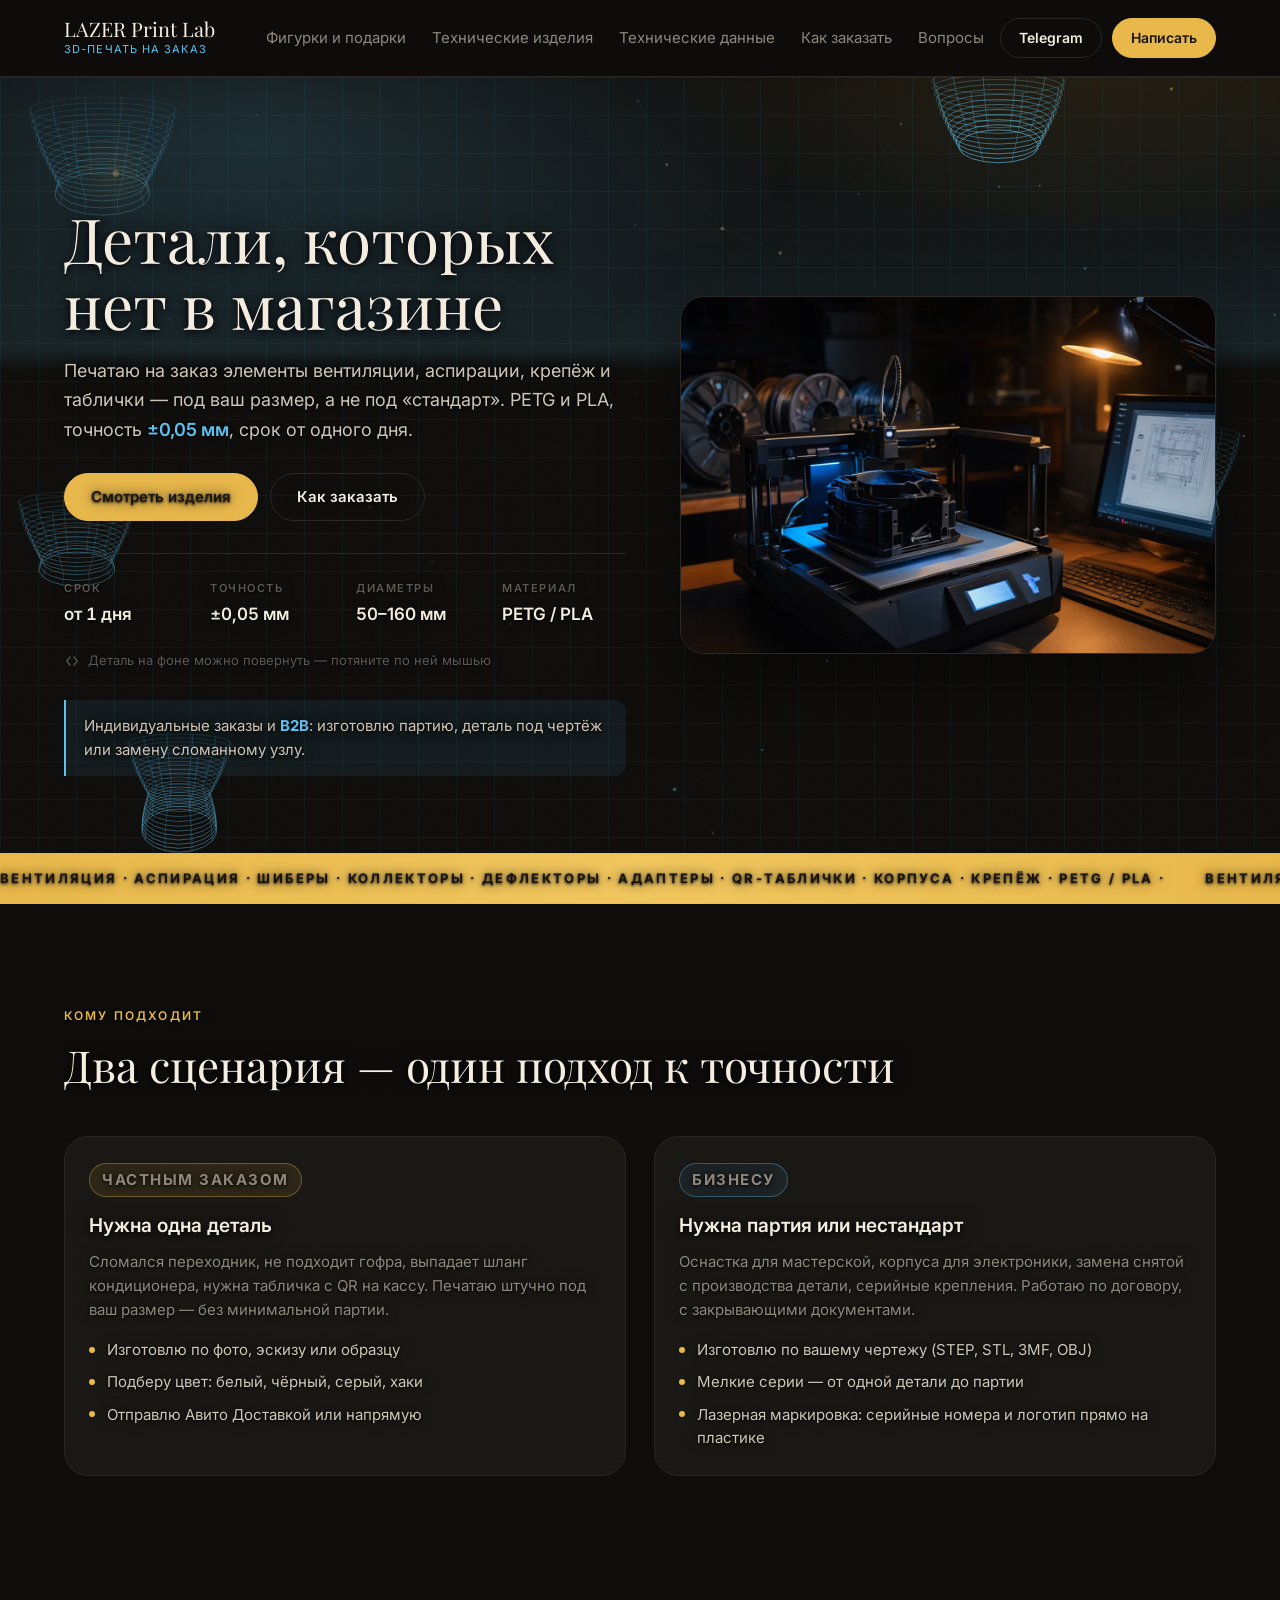
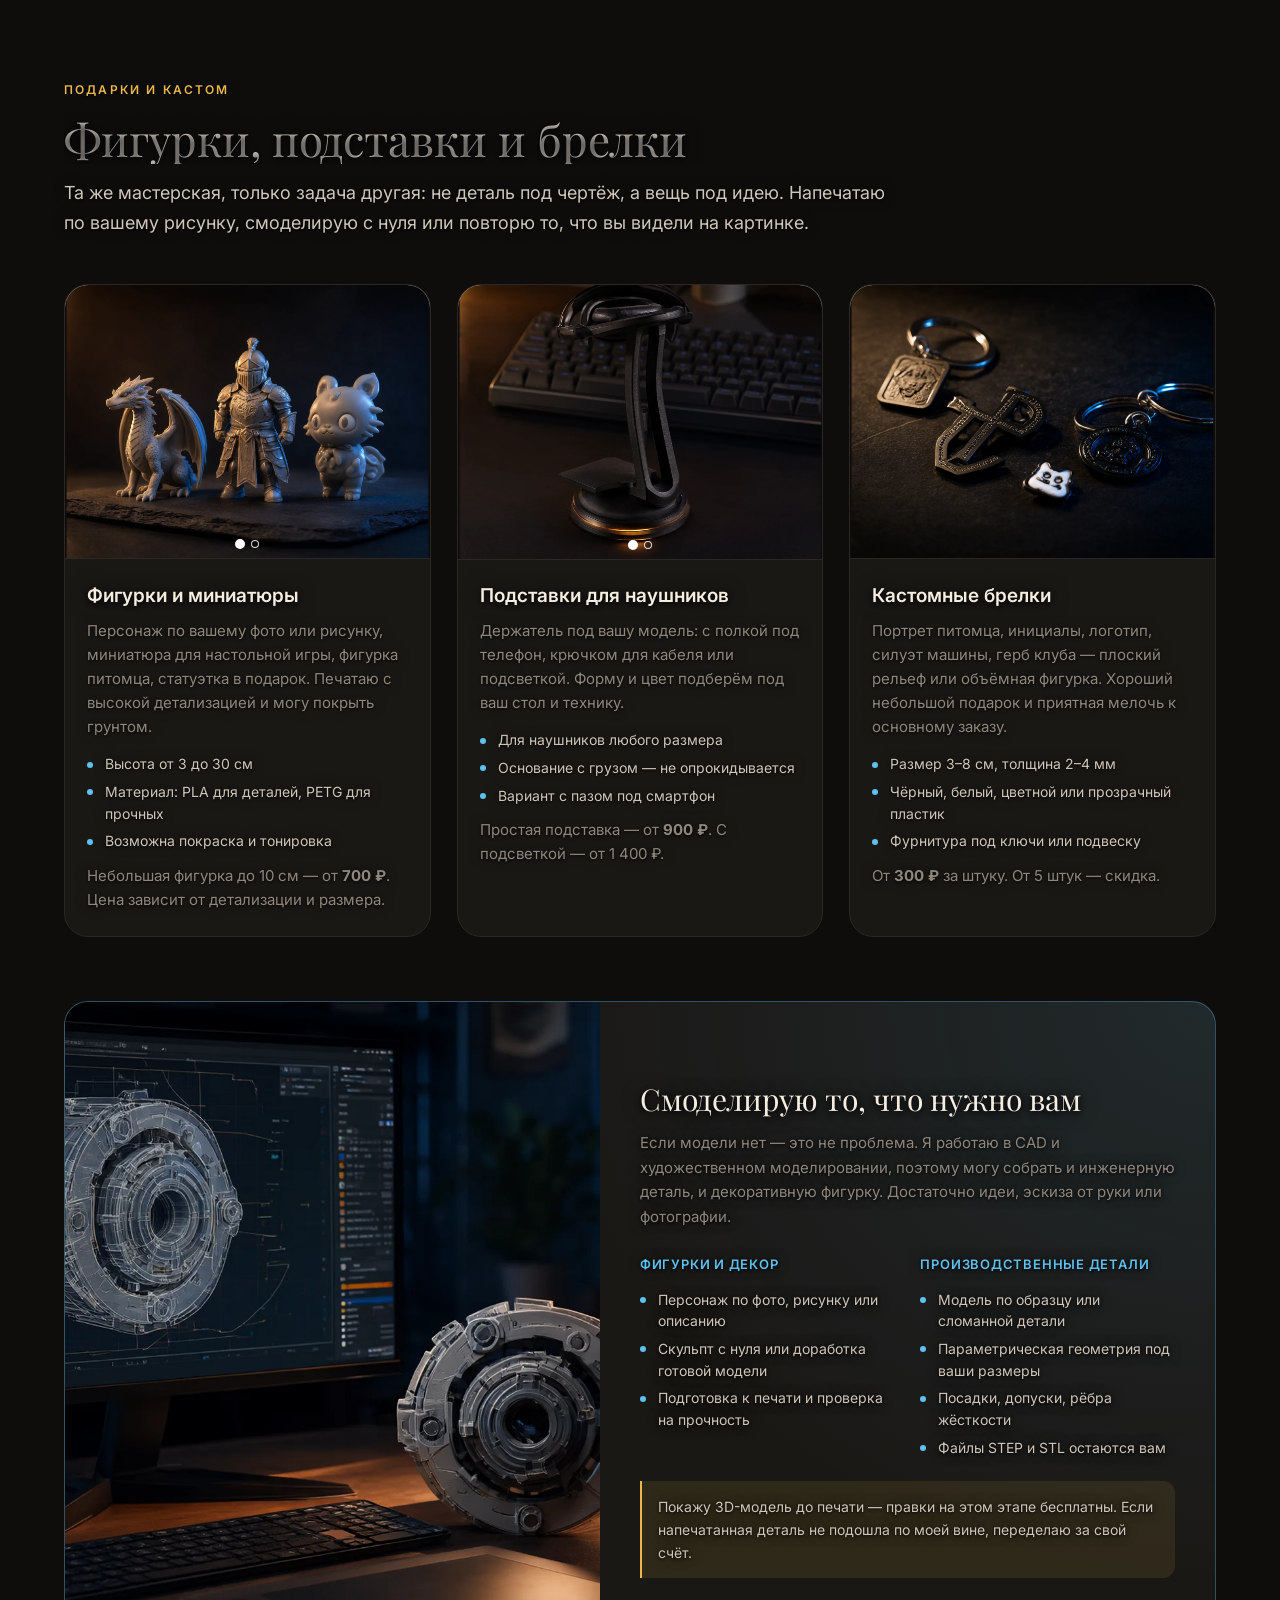
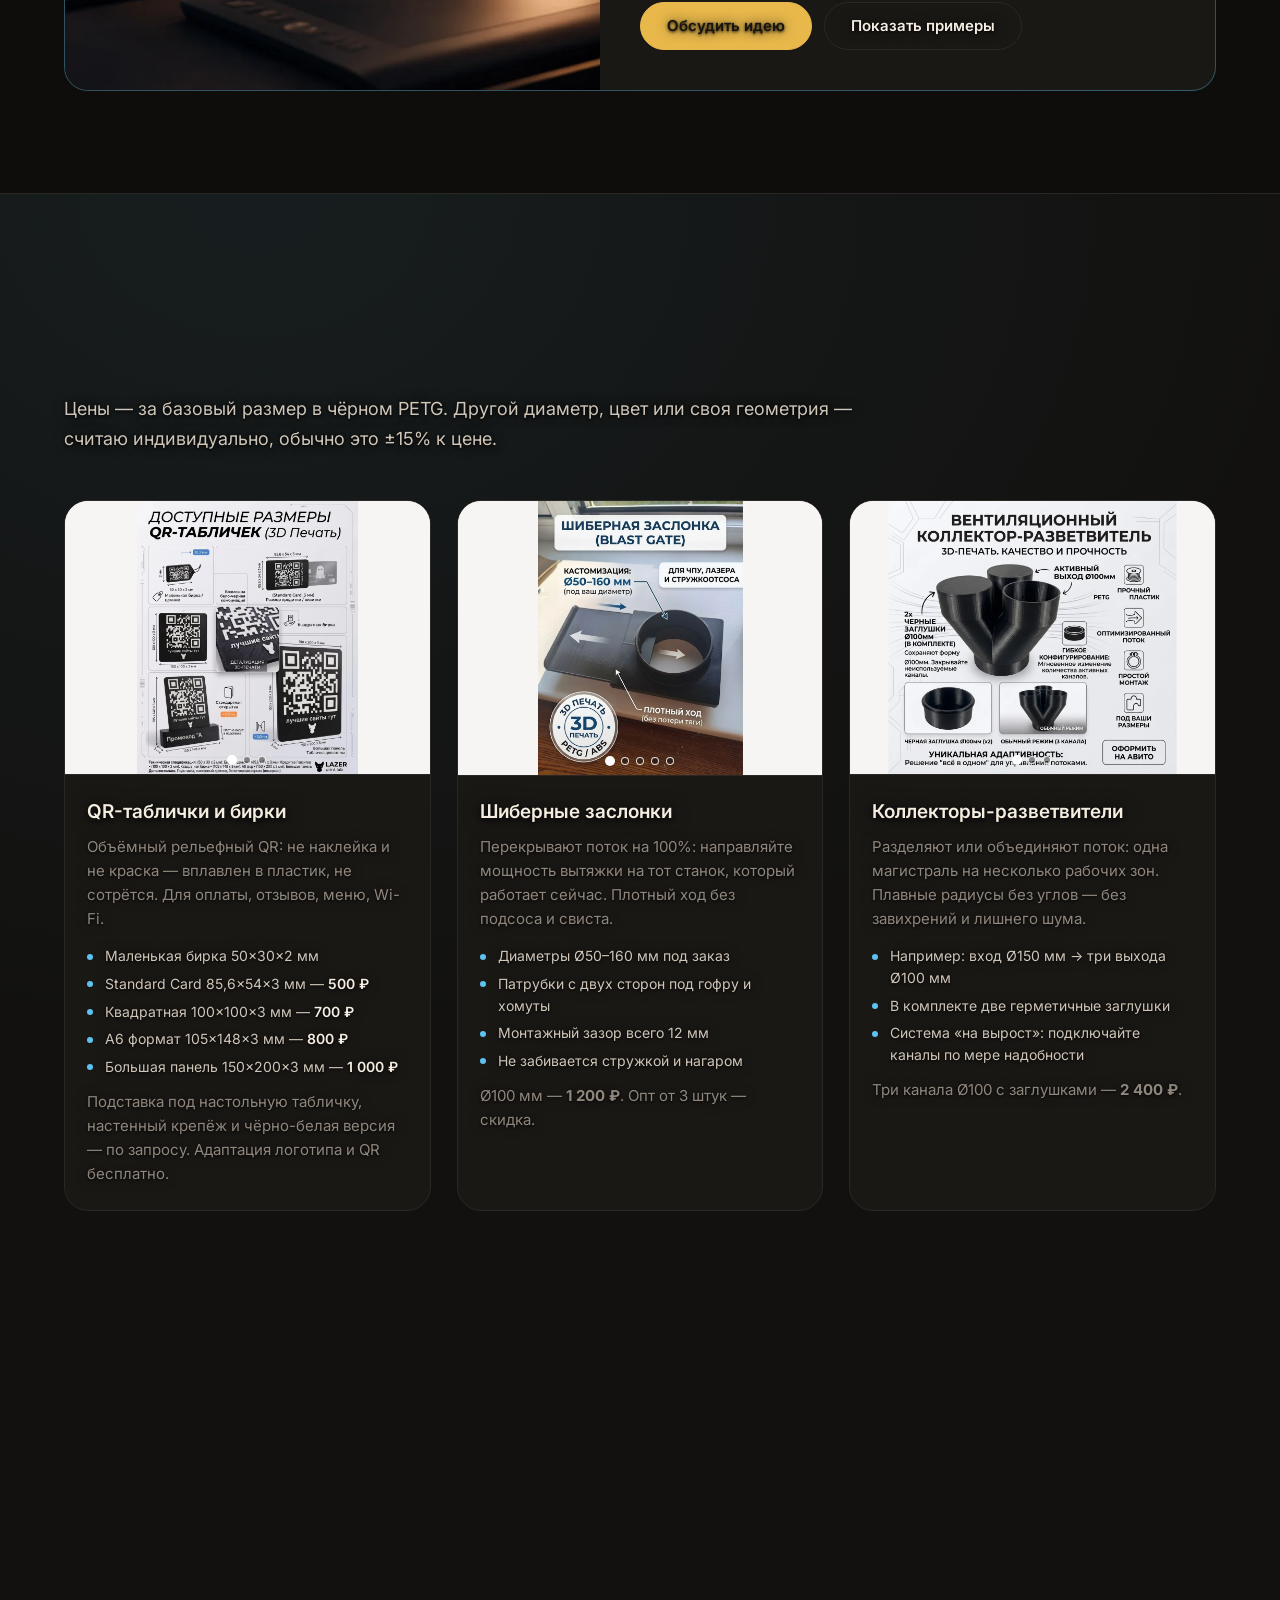
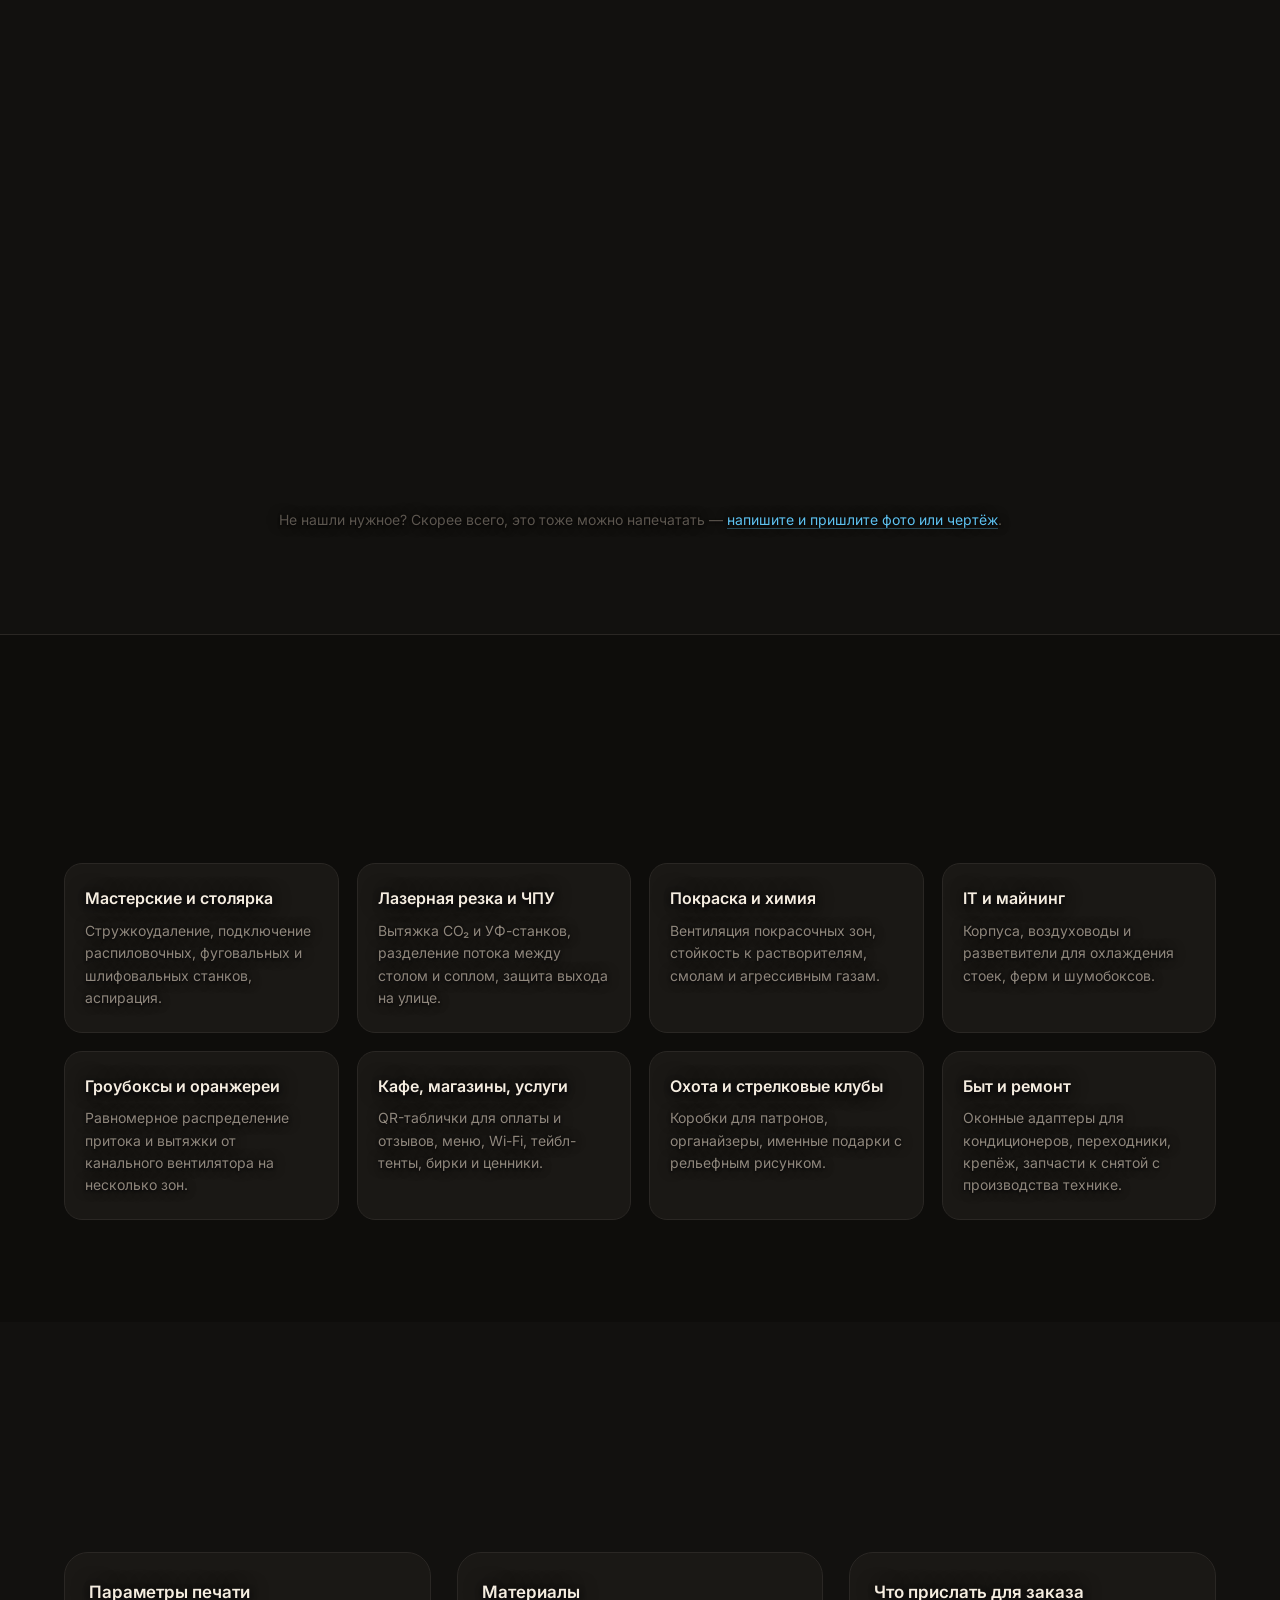
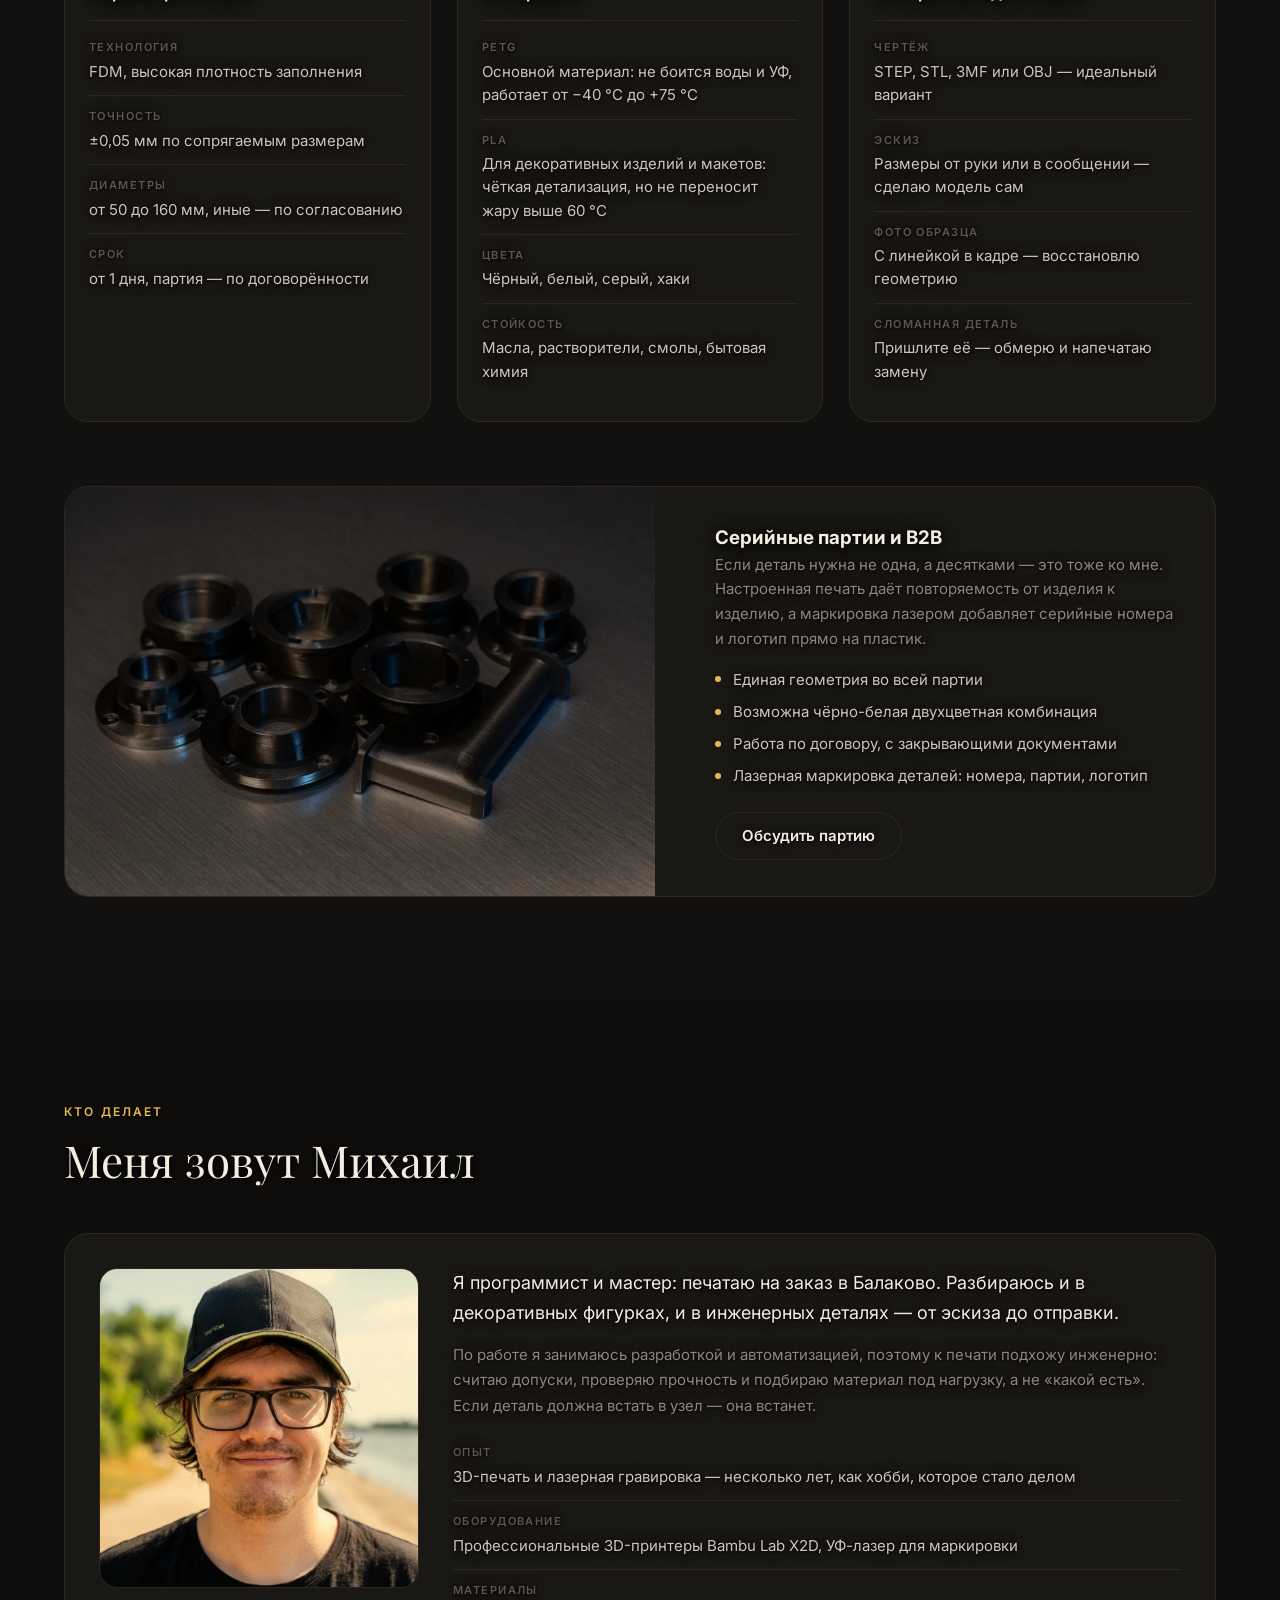
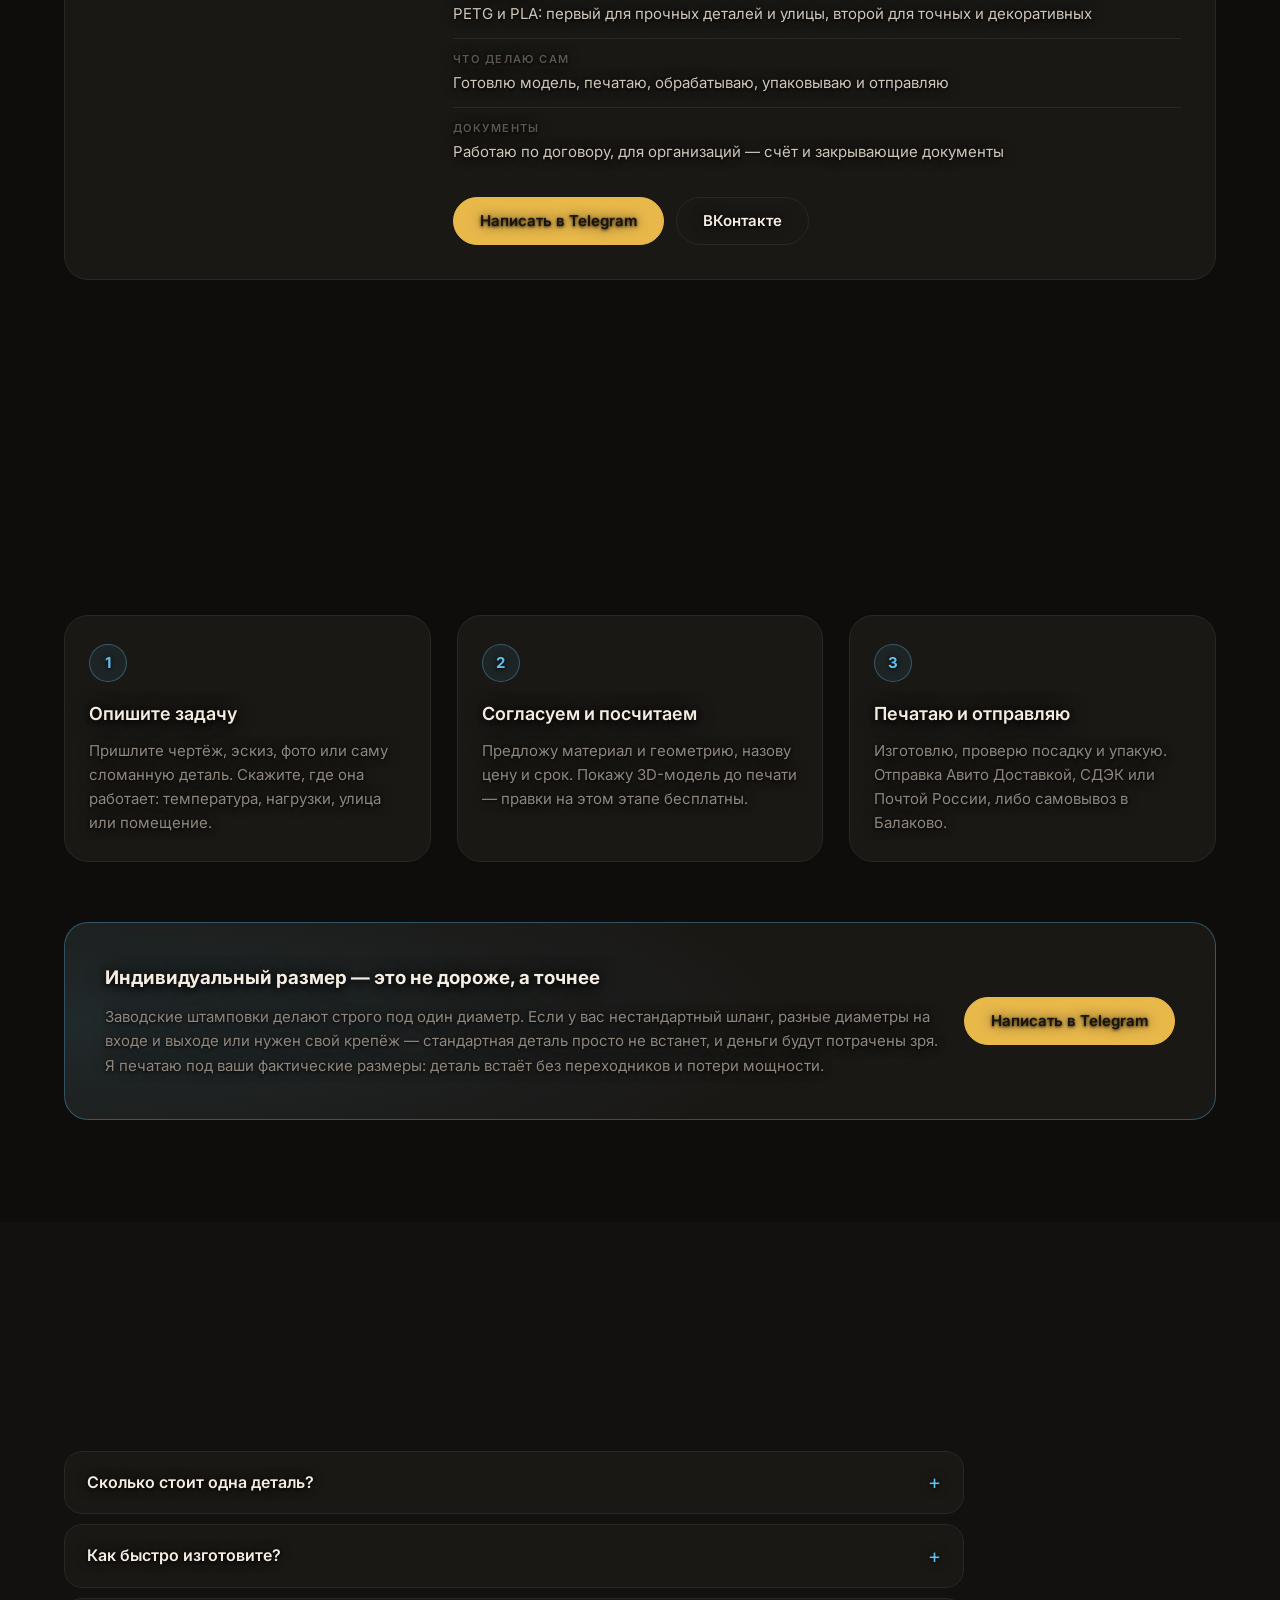
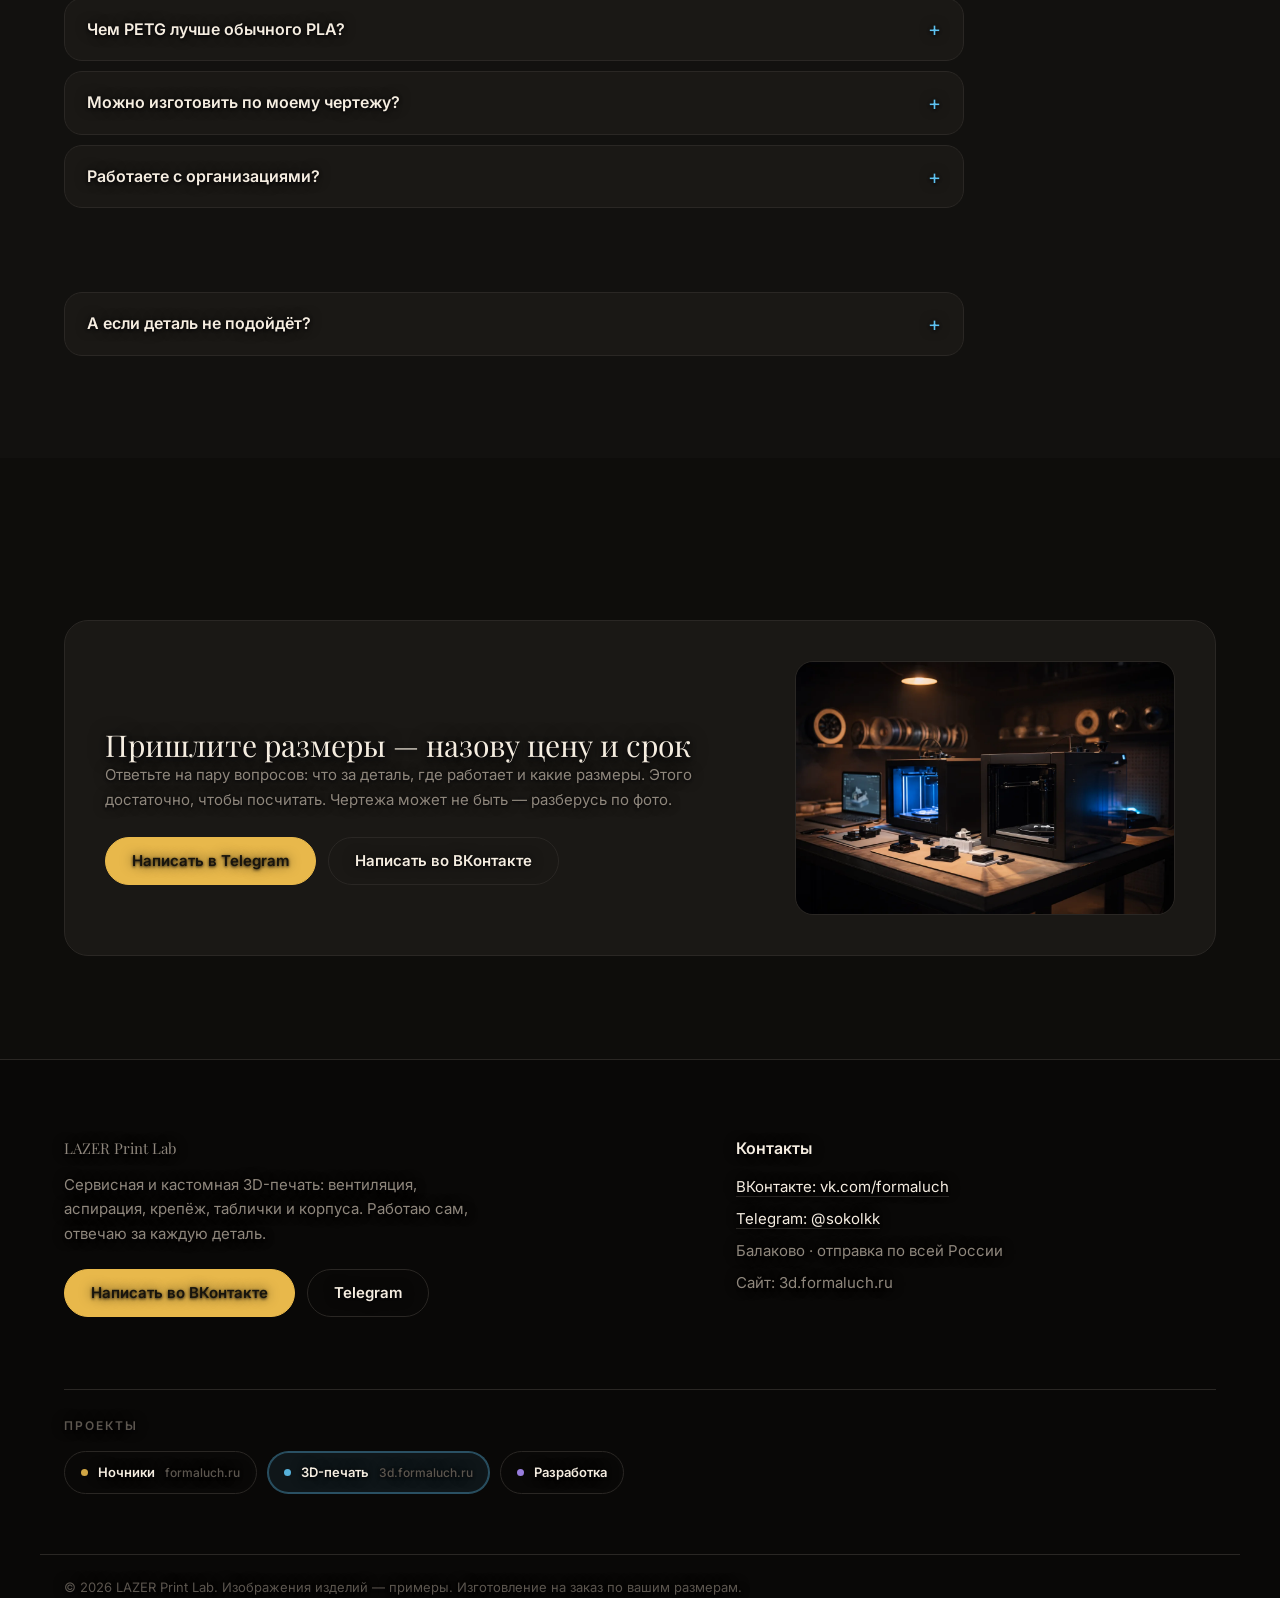
<file: index.html>
<!DOCTYPE html>
<html lang="ru" class="no-js">
<head>
<meta charset="UTF-8">
<meta name="viewport" content="width=device-width, initial-scale=1">
<title>LAZER Print Lab — 3D-печать на заказ: вентиляция, аспирация, QR-таблички | Балаково</title>
<meta name="description" content="3D-печать на заказ: шиберные заслонки, коллекторы, дефлекторы, оконные адаптеры, QR-таблички. PETG и PLA, точность ±0,05 мм, изготовление от 1 дня. Работаем с частными заказами и бизнесом, доставка по России.">
<meta name="theme-color" content="#0e0d0b">
<meta property="og:type" content="website">
<meta property="og:title" content="LAZER Print Lab — 3D-печать на заказ">
<meta property="og:description" content="Изготавливаю детали под ваш размер: вентиляция, аспирация, крепёж, QR-таблички. PETG и PLA, точность ±0,05 мм.">
<meta property="og:image" content="og-image.png">
<meta property="og:url" content="https://3d.formaluch.ru/">
<link rel="icon" href="favicon.svg" type="image/svg+xml">
<link rel="apple-touch-icon" href="og-image.png">
<link rel="preconnect" href="https://fonts.googleapis.com">
<link rel="preconnect" href="https://fonts.gstatic.com" crossorigin>
<link href="https://fonts.googleapis.com/css2?family=Inter:wght@400;500;600;700&family=Playfair+Display:wght@400;500;700&display=swap" rel="stylesheet">
<link rel="stylesheet" href="styles.css">
<script>document.documentElement.classList.remove("no-js");</script>
  <!-- Yandex.Metrika counter -->
<script type="text/javascript">
    (function(m,e,t,r,i,k,a){
        m[i]=m[i]||function(){(m[i].a=m[i].a||[]).push(arguments)};
        m[i].l=1*new Date();
        for (var j = 0; j < document.scripts.length; j++) {if (document.scripts[j].src === r) { return; }}
        k=e.createElement(t),a=e.getElementsByTagName(t)[0],k.async=1,k.src=r,a.parentNode.insertBefore(k,a)
    })(window, document,'script','https://mc.yandex.ru/metrika/tag.js?id=113571262', 'ym');

    ym(113571262, 'init', {ssr:true, webvisor:true, clickmap:true, ecommerce:"dataLayer", referrer: document.referrer, url: location.href, accurateTrackBounce:true, trackLinks:true});
</script>
<noscript><div><img src="https://mc.yandex.ru/watch/113571262" style="position:absolute; left:-9999px;" alt="" /></div></noscript>
<!-- /Yandex.Metrika counter -->
</head>
<body>

<a class="skip" href="#catalog">Перейти к каталогу</a>

<header class="nav" id="top">
  <div class="wrap nav__in">
    <a class="nav__brand" href="#top">
      <span class="nav__brand-name">LAZER Print Lab</span>
      <span class="nav__brand-sub">3D-печать на заказ</span>
    </a>

    <nav class="nav__links" aria-label="Основная навигация">
      <a href="#custom">Фигурки и подарки</a>
      <a href="#catalog">Технические изделия</a>
      <a href="#specs">Технические данные</a>
      <a href="#how">Как заказать</a>
      <a href="#faq">Вопросы</a>
    </nav>

    <span class="nav__cta">
      <a class="btn btn--sm btn--ghost" href="https://t.me/sokolkk" target="_blank" rel="noopener">Telegram</a>
      <a class="btn btn--sm" href="https://vk.com/formaluch" target="_blank" rel="noopener">Написать</a>
    </span>

    <button class="nav__toggle" type="button" aria-label="Открыть меню" aria-haspopup="dialog" aria-controls="siteMenu">
      <span class="nav__toggle-bars" aria-hidden="true"><span></span><span></span><span></span></span>
      <span class="nav__toggle-text">Меню</span>
    </button>
  </div>
</header>

<!-- Меню: нативный dialog в top layer, как на сайте ночников -->
<dialog class="mmenu" id="siteMenu" aria-label="Меню сайта">
  <div class="mmenu__top">
    <span class="mmenu__brand">LAZER Print Lab</span>
    <button class="mmenu__close" type="button" data-menu-close aria-label="Закрыть меню">
      <svg viewBox="0 0 24 24" width="20" height="20" aria-hidden="true" focusable="false"><path fill="none" stroke="currentColor" stroke-width="2" stroke-linecap="round" d="M6 6l12 12M18 6L6 18"/></svg>
    </button>
  </div>

  <div class="mmenu__panel">
    <div class="mmenu__group">
      <p class="mmenu__label">Проекты</p>
      <span class="switch" role="group" aria-label="Проекты FutureSphinx">
        <a class="switch__item switch__item--light" href="https://formaluch.ru/" target="_blank" rel="noopener">
          <span class="switch__dot" aria-hidden="true"></span>
          <span class="switch__name">Ночники</span>
        </a>
        <span class="switch__item switch__item--print" aria-current="true">
          <span class="switch__dot" aria-hidden="true"></span>
          <span class="switch__name">3D-печать</span>
        </span>
        <a class="switch__item switch__item--dev" href="https://futuresphinx.ru/" target="_blank" rel="noopener" title="Разработка сайтов — futuresphinx.ru">
          <span class="switch__dot" aria-hidden="true"></span>
          <span class="switch__name">Разработка</span>
        </a>
      </span>
    </div>

    <div class="mmenu__group">
      <p class="mmenu__label">Разделы</p>
      <nav class="mmenu__links" id="siteMenuLinks" aria-label="Навигация по разделам">
        <a href="#custom">Фигурки и подарки</a>
        <a href="#catalog">Технические изделия</a>
        <a href="#industries">Отрасли</a>
        <a href="#specs">Технические данные</a>
        <a href="#maker">Кто делает</a>
        <a href="#how">Как заказать</a>
        <a href="#faq">Вопросы</a>
        <a href="#contacts">Контакты</a>
      </nav>
    </div>

    <div class="mmenu__cta">
      <a class="btn" href="https://t.me/sokolkk" target="_blank" rel="noopener">Написать в Telegram</a>
      <a class="btn btn--ghost" href="https://vk.com/formaluch" target="_blank" rel="noopener">Написать во ВКонтакте</a>
    </div>
  </div>
</dialog>

<!-- Фон сайта: каркас печатаемой детали и частицы. Слой занимает весь экран
     и стоит под контентом, а не только в шапке, поэтому эффект виден на
     всей странице. Всё декоративное: aria-hidden и клики сквозь него. -->
<canvas class="fx-canvas" id="fxCanvas" aria-hidden="true"></canvas>

<main>

  <!-- HERO -->
  <section class="hero" id="hero">
    <div class="fx-glow" id="fxGlow" aria-hidden="true"></div>
    <div class="fx-scan" aria-hidden="true"></div>

    <div class="wrap hero__in">
      <div class="hero__text">
        <p class="eyebrow print-reveal">Балаково · отправка по России</p>
        <h1 class="hero__title">Детали, которых нет в магазине</h1>
        <p class="lead lead--hero">Печатаю на заказ элементы вентиляции, аспирации, крепёж и таблички — под ваш размер, а не под «стандарт». PETG и PLA, точность <strong>±0,05&nbsp;мм</strong>, срок от одного дня.</p>

        <div class="hero__actions">
          <a class="btn" href="#catalog">Смотреть изделия</a>
          <a class="btn btn--ghost" href="#how">Как заказать</a>
        </div>

        <dl class="hero__stats">
          <div><dt>Срок</dt><dd>от <span class="count" data-count-to="1">1</span> дня</dd></div>
          <div><dt>Точность</dt><dd>±<span class="count" data-count-to="0.05" data-count-decimals="2">0,05</span> мм</dd></div>
          <div><dt>Диаметры</dt><dd><span class="count" data-count-to="50">50</span>–160 мм</dd></div>
          <div><dt>Материал</dt><dd>PETG / PLA</dd></div>
        </dl>

        <p class="hero__hint" data-mesh-hint>
          <svg viewBox="0 0 24 24" width="16" height="16" aria-hidden="true" focusable="false"><path fill="none" stroke="currentColor" stroke-width="1.8" stroke-linecap="round" stroke-linejoin="round" d="M9 6l-5 6 5 6M15 6l5 6-5 6"/></svg>
          Деталь на фоне можно повернуть — потяните по ней мышью
        </p>

        <p class="audience">Индивидуальные заказы и <strong>B2B</strong>: изготовлю партию, деталь под чертёж или замену сломанному узлу.</p>
      </div>

      <figure class="hero__media reveal">
        <img onerror="this.onerror=null;void 0" src="assets/3d_hero_00001.webp" width="1248" height="832" alt="3D-принтер в мастерской печатает крупную чёрную деталь из PETG" fetchpriority="high">
      </figure>
    </div>
  </section>

  <!-- MARQUEE -->
  <div class="marquee" aria-hidden="true">
    <div class="marquee__track">
      <span>ВЕНТИЛЯЦИЯ · АСПИРАЦИЯ · ШИБЕРЫ · КОЛЛЕКТОРЫ · ДЕФЛЕКТОРЫ · АДАПТЕРЫ · QR-ТАБЛИЧКИ · КОРПУСА · КРЕПЁЖ · PETG / PLA ·</span>
      <span>ВЕНТИЛЯЦИЯ · АСПИРАЦИЯ · ШИБЕРЫ · КОЛЛЕКТОРЫ · ДЕФЛЕКТОРЫ · АДАПТЕРЫ · QR-ТАБЛИЧКИ · КОРПУСА · КРЕПЁЖ · PETG / PLA ·</span>
    </div>
  </div>

  <!-- ДВА СЦЕНАРИЯ -->
  <section class="section" id="audience">
    <div class="wrap">
      <p class="eyebrow print-reveal">Кому подходит</p>
      <h2 class="h2 print-reveal">Два сценария — один подход к точности</h2>

      <div class="cards2">
        <article class="card card--audience reveal">
          <p class="tag tag--b2c">Частным заказом</p>
          <h3>Нужна одна деталь</h3>
          <p>Сломался переходник, не подходит гофра, выпадает шланг кондиционера, нужна табличка с QR на кассу. Печатаю штучно под ваш размер — без минимальной партии.</p>
          <ul class="spec">
            <li>Изготовлю по фото, эскизу или образцу</li>
            <li>Подберу цвет: белый, чёрный, серый, хаки</li>
            <li>Отправлю Авито Доставкой или напрямую</li>
          </ul>
        </article>

        <article class="card card--audience reveal">
          <p class="tag tag--b2b">Бизнесу</p>
          <h3>Нужна партия или нестандарт</h3>
          <p>Оснастка для мастерской, корпуса для электроники, замена снятой с производства детали, серийные крепления. Работаю по договору, с закрывающими документами.</p>
          <ul class="spec">
            <li>Изготовлю по вашему чертежу (STEP, STL, 3MF, OBJ)</li>
            <li>Мелкие серии — от одной детали до партии</li>
            <li>Лазерная маркировка: серийные номера и логотип прямо на пластике</li>
          </ul>
        </article>
      </div>
    </div>
  </section>

  <!-- ФИГУРКИ, ПОДСТАВКИ, БРЕЛКИ -->
  <section class="section" id="custom">
    <div class="wrap">
      <p class="eyebrow print-reveal">Подарки и кастом</p>
      <h2 class="h2 h2--shine print-reveal">Фигурки, подставки и брелки</h2>
      <p class="lead lead--wide">Та же мастерская, только задача другая: не деталь под чертёж, а вещь под идею. Напечатаю по вашему рисунку, смоделирую с нуля или повторю то, что вы видели на картинке.</p>

      <div class="cards3">

        <article class="card card--product reveal">
          <div class="cslider" data-slider>
            <div class="cslider__track">
              <div class="cslider__slide">
                <img onerror="this.onerror=null;void 0" src="assets/3d_fig_1.webp" width="1400" height="1050" alt="Три 3D-печатные фигурки: дракон, рыцарь и стилизованный зверёк" loading="lazy">
              </div>
              <div class="cslider__slide">
                <img onerror="this.onerror=null;void 0" src="assets/3d_fig_2.webp" width="1400" height="1050" alt="Макросъёмка фигурки: детали доспеха и тонкие слои печати" loading="lazy">
              </div>
            </div>
            <div class="cslider__dots" aria-hidden="true"></div>
          </div>
          <div class="card__body">
            <h3>Фигурки и миниатюры</h3>
            <p>Персонаж по вашему фото или рисунку, миниатюра для настольной игры, фигурка питомца, статуэтка в подарок. Печатаю с высокой детализацией и могу покрыть грунтом.</p>
            <ul class="spec spec--tight">
              <li>Высота от 3 до 30 см</li>
              <li>Материал: PLA для деталей, PETG для прочных</li>
              <li>Возможна покраска и тонировка</li>
            </ul>
            <p class="note note--tight">Небольшая фигурка до 10 см — от <strong>700 ₽</strong>. Цена зависит от детализации и размера.</p>
          </div>
        </article>

        <article class="card card--product reveal">
          <div class="cslider" data-slider>
            <div class="cslider__track">
              <div class="cslider__slide">
                <img onerror="this.onerror=null;void 0" src="assets/3d_stand_1.webp" width="1400" height="1050" alt="Чёрная 3D-печатная подставка для наушников с тёплой подсветкой" loading="lazy">
              </div>
              <div class="cslider__slide">
                <img onerror="this.onerror=null;void 0" src="assets/3d_stand_2.webp" width="1400" height="1050" alt="Две подставки для наушников: чёрная и белая с пазом под телефон" loading="lazy">
              </div>
            </div>
            <div class="cslider__dots" aria-hidden="true"></div>
          </div>
          <div class="card__body">
            <h3>Подставки для наушников</h3>
            <p>Держатель под вашу модель: с полкой под телефон, крючком для кабеля или подсветкой. Форму и цвет подберём под ваш стол и технику.</p>
            <ul class="spec spec--tight">
              <li>Для наушников любого размера</li>
              <li>Основание с грузом — не опрокидывается</li>
              <li>Вариант с пазом под смартфон</li>
            </ul>
            <p class="note note--tight">Простая подставка — от <strong>900 ₽</strong>. С подсветкой — от 1 400 ₽.</p>
          </div>
        </article>

        <article class="card card--product reveal">
          <div class="cslider" data-slider>
            <div class="cslider__track">
              <div class="cslider__slide">
                <img onerror="this.onerror=null;void 0" src="assets/3d_keychain_1.webp" width="1400" height="1050" alt="Кастомные 3D-печатные брелки: портрет питомца, монограмма и герб" loading="lazy">
              </div>
            </div>
          </div>
          <div class="card__body">
            <h3>Кастомные брелки</h3>
            <p>Портрет питомца, инициалы, логотип, силуэт машины, герб клуба — плоский рельеф или объёмная фигурка. Хороший небольшой подарок и приятная мелочь к основному заказу.</p>
            <ul class="spec spec--tight">
              <li>Размер 3–8 см, толщина 2–4 мм</li>
              <li>Чёрный, белый, цветной или прозрачный пластик</li>
              <li>Фурнитура под ключи или подвеску</li>
            </ul>
            <p class="note note--tight">От <strong>300 ₽</strong> за штуку. От 5 штук — скидка.</p>
          </div>
        </article>

      </div>

      <!-- Разработка дизайнов -->
      <article class="design">
        <figure class="design__media reveal">
          <img onerror="this.onerror=null;void 0" src="assets/3d_design_1.webp" width="1400" height="1050" alt="Рабочее место: 3D-модель детали на экране и напечатанный прототип рядом" loading="lazy">
        </figure>
        <div class="design__body">
          <p class="eyebrow print-reveal">Разработка дизайнов</p>
          <h3 class="h3">Смоделирую то, что нужно вам</h3>
          <p>Если модели нет — это не проблема. Я работаю в CAD и художественном моделировании, поэтому могу собрать и инженерную деталь, и декоративную фигурку. Достаточно идеи, эскиза от руки или фотографии.</p>

          <div class="design__cols">
            <div class="design__col">
              <h4>Фигурки и декор</h4>
              <ul class="spec spec--tight">
                <li>Персонаж по фото, рисунку или описанию</li>
                <li>Скульпт с нуля или доработка готовой модели</li>
                <li>Подготовка к печати и проверка на прочность</li>
              </ul>
            </div>
            <div class="design__col">
              <h4>Производственные детали</h4>
              <ul class="spec spec--tight">
                <li>Модель по образцу или сломанной детали</li>
                <li>Параметрическая геометрия под ваши размеры</li>
                <li>Посадки, допуски, рёбра жёсткости</li>
                <li>Файлы STEP и STL остаются вам</li>
              </ul>
            </div>
          </div>

          <p class="design__note">Покажу 3D-модель до печати — правки на этом этапе бесплатны. Если напечатанная деталь не подошла по моей вине, переделаю за свой счёт.</p>

          <div class="design__actions">
            <a class="btn" href="https://t.me/sokolkk" target="_blank" rel="noopener">Обсудить идею</a>
            <a class="btn btn--ghost" href="https://vk.com/formaluch" target="_blank" rel="noopener">Показать примеры</a>
          </div>
        </div>
      </article>
    </div>
  </section>

  <!-- КАТАЛОГ -->
  <section class="section section--feature" id="catalog">
    <div class="wrap">
      <p class="eyebrow print-reveal">Технические изделия</p>
      <h2 class="h2 print-reveal">Вентиляция, аспирация, крепёж</h2>
      <p class="lead lead--wide">Цены — за базовый размер в чёрном PETG. Другой диаметр, цвет или своя геометрия — считаю индивидуально, обычно это ±15% к цене.</p>

      <div class="cards3">

        <article class="card card--product reveal">
          <div class="cslider" data-slider>
            <div class="cslider__track">
              <div class="cslider__slide">
                <img onerror="this.onerror=null;void 0" src="assets/3d_qr_1.webp" width="1400" height="1050" alt="Размерная сетка QR-табличек: бирка, визитка, квадратная и большая панель" loading="lazy">
              </div>
              <div class="cslider__slide">
                <img onerror="this.onerror=null;void 0" src="assets/3d_qr_2.webp" width="1400" height="1050" alt="QR-таблички в работе: стойка регистрации, столик, бутик, коворкинг" loading="lazy">
              </div>
              <div class="cslider__slide">
                <img onerror="this.onerror=null;void 0" src="assets/3d_qr_3.webp" width="1400" height="1050" alt="Крупный план объёмного 3D-рельефа QR-кода в чёрном и белом пластике" loading="lazy">
              </div>
            </div>
            <div class="cslider__dots" aria-hidden="true"></div>
          </div>
          <div class="card__body">
            <h3>QR-таблички и бирки</h3>
            <p>Объёмный рельефный QR: не наклейка и не краска — вплавлен в пластик, не сотрётся. Для оплаты, отзывов, меню, Wi-Fi.</p>
            <ul class="spec spec--tight">
              <li>Маленькая бирка 50×30×2 мм</li>
              <li>Standard Card 85,6×54×3 мм — <strong>500 ₽</strong></li>
              <li>Квадратная 100×100×3 мм — <strong>700 ₽</strong></li>
              <li>A6 формат 105×148×3 мм — <strong>800 ₽</strong></li>
              <li>Большая панель 150×200×3 мм — <strong>1 000 ₽</strong></li>
            </ul>
            <p class="note note--tight">Подставка под настольную табличку, настенный крепёж и чёрно-белая версия — по запросу. Адаптация логотипа и QR бесплатно.</p>
          </div>
        </article>

        <article class="card card--product reveal">
          <div class="cslider" data-slider>
            <div class="cslider__track">
              <div class="cslider__slide">
                <img onerror="this.onerror=null;void 0" src="assets/3d_blast_1.webp" width="1400" height="1050" alt="Шиберная заслонка: корпус, патрубок и подвижная заслонка" loading="lazy">
              </div>
              <div class="cslider__slide">
                <img onerror="this.onerror=null;void 0" src="assets/3d_blast_2.webp" width="1400" height="1050" alt="Шиберная заслонка с полным перекрытием потока, вид сверху" loading="lazy">
              </div>
              <div class="cslider__slide">
                <img onerror="this.onerror=null;void 0" src="assets/3d_blast_3.webp" width="1400" height="1050" alt="Шибер в разборе: корпус и заслонка отдельно" loading="lazy">
              </div>
              <div class="cslider__slide">
                <img onerror="this.onerror=null;void 0" src="assets/3d_blast_4.webp" width="1400" height="1050" alt="Инженерная схема проходного шибера: фасад, профиль и ход заслонки" loading="lazy">
              </div>
              <div class="cslider__slide">
                <img onerror="this.onerror=null;void 0" src="assets/3d_blast_5.webp" width="1400" height="1050" alt="Собранная DIY-вентиляция с шибером: режимы закрыто и открыто" loading="lazy">
              </div>
            </div>
            <div class="cslider__dots" aria-hidden="true"></div>
          </div>
          <div class="card__body">
            <h3>Шиберные заслонки</h3>
            <p>Перекрывают поток на 100%: направляйте мощность вытяжки на тот станок, который работает сейчас. Плотный ход без подсоса и свиста.</p>
            <ul class="spec spec--tight">
              <li>Диаметры Ø50–160 мм под заказ</li>
              <li>Патрубки с двух сторон под гофру и хомуты</li>
              <li>Монтажный зазор всего 12 мм</li>
              <li>Не забивается стружкой и нагаром</li>
            </ul>
            <p class="note note--tight">Ø100 мм — <strong>1 200 ₽</strong>. Опт от 3 штук — скидка.</p>
          </div>
        </article>

        <article class="card card--product reveal">
          <div class="cslider" data-slider>
            <div class="cslider__track">
              <div class="cslider__slide">
                <img onerror="this.onerror=null;void 0" src="assets/3d_manifold_1.webp" width="1400" height="1050" alt="Коллектор-разветвитель на три канала с заглушками в комплекте" loading="lazy">
              </div>
              <div class="cslider__slide">
                <img onerror="this.onerror=null;void 0" src="assets/3d_manifold_2.webp" width="1400" height="1050" alt="Напечатанный коллектор на три выхода, вид изнутри" loading="lazy">
              </div>
              <div class="cslider__slide">
                <img onerror="this.onerror=null;void 0" src="assets/3d_manifold_00001.webp" width="1184" height="896" alt="Коллектор-разветвитель крупным планом на тёмной поверхности" loading="lazy">
              </div>
            </div>
            <div class="cslider__dots" aria-hidden="true"></div>
          </div>
          <div class="card__body">
            <h3>Коллекторы-разветвители</h3>
            <p>Разделяют или объединяют поток: одна магистраль на несколько рабочих зон. Плавные радиусы без углов — без завихрений и лишнего шума.</p>
            <ul class="spec spec--tight">
              <li>Например: вход Ø150 мм → три выхода Ø100 мм</li>
              <li>В комплекте две герметичные заглушки</li>
              <li>Система «на вырост»: подключайте каналы по мере надобности</li>
            </ul>
            <p class="note note--tight">Три канала Ø100 с заглушками — <strong>2 400 ₽</strong>.</p>
          </div>
        </article>

        <article class="card card--product reveal">
          <div class="cslider" data-slider>
            <div class="cslider__track">
              <div class="cslider__slide">
                <img onerror="this.onerror=null;void 0" src="assets/3d_deflector_1.webp" width="1400" height="1050" alt="Уличный дефлектор-козырёк с защитными жалюзи" loading="lazy">
              </div>
              <div class="cslider__slide">
                <img onerror="this.onerror=null;void 0" src="assets/3d_deflector_2.webp" width="1400" height="1050" alt="Крепёж дефлектора: четыре монтажных винта и жалюзи" loading="lazy">
              </div>
              <div class="cslider__slide">
                <img onerror="this.onerror=null;void 0" src="assets/3d_deflector_3.webp" width="1400" height="1050" alt="Патрубок дефлектора и широкий фланец с пазом под герметик" loading="lazy">
              </div>
              <div class="cslider__slide">
                <img onerror="this.onerror=null;void 0" src="assets/3d_deflector_4.webp" width="1400" height="1050" alt="Инженерная схема вытяжного козырька под сэндвич" loading="lazy">
              </div>
              <div class="cslider__slide">
                <img onerror="this.onerror=null;void 0" src="assets/3d_deflector_00001.webp" width="1184" height="896" alt="Белый дефлектор, установленный на стене" loading="lazy">
              </div>
            </div>
            <div class="cslider__dots" aria-hidden="true"></div>
          </div>
          <div class="card__body">
            <h3>Уличные дефлекторы-козырьки</h3>
            <p>Всепогодная защита выхода вытяжки: косой дождь, снег, наледь, боковой ветер. Жалюзи закрывают путь птицам и грызунам.</p>
            <ul class="spec spec--tight">
              <li>Диаметры 75 / 100 / 150 мм, иные под заказ</li>
              <li>Без мелкой сетки — не забивается нагаром и смолами</li>
              <li>Фланец 140×140 мм с четырьмя отверстиями и пазом под герметик</li>
            </ul>
            <p class="note note--tight">Ø100 мм — <strong>1 400 ₽</strong>. Модуль обратного клапана — отдельно.</p>
          </div>
        </article>

        <article class="card card--product reveal">
          <div class="cslider" data-slider>
            <div class="cslider__track">
              <div class="cslider__slide">
                <img onerror="this.onerror=null;void 0" src="assets/3d_window_1.webp" width="1400" height="1050" alt="Оконные адаптеры: чёрный, белый и хаки, доступные размеры выхода" loading="lazy">
              </div>
              <div class="cslider__slide">
                <img onerror="this.onerror=null;void 0" src="assets/3d_window_2.webp" width="1400" height="1050" alt="Оконный адаптер установлен в откидное окно, гофра в патрубке" loading="lazy">
              </div>
              <div class="cslider__slide">
                <img onerror="this.onerror=null;void 0" src="assets/3d_window_3.webp" width="1400" height="1050" alt="Прямой и изогнутый под 45 градусов адаптеры рядом" loading="lazy">
              </div>
              <div class="cslider__slide">
                <img onerror="this.onerror=null;void 0" src="assets/3d_window_4.webp" width="1400" height="1050" alt="Три цвета оконных адаптеров в ряд" loading="lazy">
              </div>
            </div>
            <div class="cslider__dots" aria-hidden="true"></div>
          </div>
          <div class="card__body">
            <h3>Оконные адаптеры для кондиционера</h3>
            <p>Шланг мобильного кондиционера перестаёт выпадать из окна, а горячий воздух с улицы не возвращается обратно. Монтаж за минуту, без сверления рамы.</p>
            <ul class="spec spec--tight">
              <li>Для откидных пластиковых окон</li>
              <li>Диаметры 75 / 100 / 125 / 150 мм</li>
              <li>Прямые и изогнутые под 45°</li>
            </ul>
            <p class="note note--tight">Ø100 мм — <strong>900 ₽</strong>. Цвет: белый, чёрный, хаки.</p>
          </div>
        </article>

        <article class="card card--product reveal">
          <div class="cslider" data-slider>
            <div class="cslider__track">
              <div class="cslider__slide">
                <img onerror="this.onerror=null;void 0" src="assets/3d_ammo_1.webp" width="1050" height="1400" alt="Снаряжение патронов: коробка с оливковой крышкой «Стрелок» на столе" loading="lazy">
              </div>
              <div class="cslider__slide">
                <img onerror="this.onerror=null;void 0" src="assets/3d_ammo_2.webp" width="1050" height="1400" alt="Шесть коробок для патронов с кастомными крышками: Стрелок, Змей, Снайпер, герб и Z" loading="lazy">
              </div>
              <div class="cslider__slide">
                <img onerror="this.onerror=null;void 0" src="assets/3d_ammo_3.webp" width="1050" height="1400" alt="Варианты кастомных крышек коробок крупным планом" loading="lazy">
              </div>
              <div class="cslider__slide">
                <img onerror="this.onerror=null;void 0" src="assets/3d_ammo_4.webp" width="1050" height="1400" alt="Две открытые коробки: чёрная с патронами и прозрачная оливковая" loading="lazy">
              </div>
            </div>
            <div class="cslider__dots" aria-hidden="true"></div>
          </div>
          <div class="card__body">
            <h3>Коробки для патронов</h3>
            <p>Ровно 50 патронов, каждый в своей ячейке — никакой россыпи в рюкзаке. Прочнее картона и магазинного пластика, не боится масла и перепадов температур.</p>
            <ul class="spec spec--tight">
              <li>Калибр 9×19 мм, 50 ячеек</li>
              <li>Плотная крышка от влаги и грязи</li>
              <li>Кастомная крышка: позывной, логотип клуба, герб, инициалы</li>
            </ul>
            <p class="note note--tight">Базовая — <strong>1 100 ₽</strong>. Кастомная крышка — +300 ₽.</p>
          </div>
        </article>

      </div>

      <p class="note catalog__note">Не нашли нужное? Скорее всего, это тоже можно напечатать — <a href="https://vk.com/formaluch" target="_blank" rel="noopener">напишите и пришлите фото или чертёж</a>.</p>
    </div>
  </section>

  <!-- ОТРАСЛИ -->
  <section class="section" id="industries">
    <div class="wrap">
      <p class="eyebrow print-reveal">Где применяется</p>
      <h2 class="h2 print-reveal">Отрасли и задачи</h2>

      <div class="industries">
        <div class="industry reveal">
          <h3>Мастерские и столярка</h3>
          <p>Стружкоудаление, подключение распиловочных, фуговальных и шлифовальных станков, аспирация.</p>
        </div>
        <div class="industry reveal">
          <h3>Лазерная резка и ЧПУ</h3>
          <p>Вытяжка CO₂ и УФ-станков, разделение потока между столом и соплом, защита выхода на улице.</p>
        </div>
        <div class="industry reveal">
          <h3>Покраска и химия</h3>
          <p>Вентиляция покрасочных зон, стойкость к растворителям, смолам и агрессивным газам.</p>
        </div>
        <div class="industry reveal">
          <h3>IT и майнинг</h3>
          <p>Корпуса, воздуховоды и разветвители для охлаждения стоек, ферм и шумобоксов.</p>
        </div>
        <div class="industry reveal">
          <h3>Гроубоксы и оранжереи</h3>
          <p>Равномерное распределение притока и вытяжки от канального вентилятора на несколько зон.</p>
        </div>
        <div class="industry reveal">
          <h3>Кафе, магазины, услуги</h3>
          <p>QR-таблички для оплаты и отзывов, меню, Wi-Fi, тейбл-тенты, бирки и ценники.</p>
        </div>
        <div class="industry reveal">
          <h3>Охота и стрелковые клубы</h3>
          <p>Коробки для патронов, органайзеры, именные подарки с рельефным рисунком.</p>
        </div>
        <div class="industry reveal">
          <h3>Быт и ремонт</h3>
          <p>Оконные адаптеры для кондиционеров, переходники, крепёж, запчасти к снятой с производства технике.</p>
        </div>
      </div>
    </div>
  </section>

  <!-- ТЕХНИЧЕСКИЕ ДАННЫЕ -->
  <section class="section section--alt" id="specs">
    <div class="wrap">
      <p class="eyebrow print-reveal">Технические данные</p>
      <h2 class="h2 h2--shine print-reveal">Что нужно знать о печати</h2>

      <div class="specs">
        <div class="spec-card reveal">
          <h3>Параметры печати</h3>
          <dl class="facts facts--stack">
            <div><dt>Технология</dt><dd>FDM, высокая плотность заполнения</dd></div>
            <div><dt>Точность</dt><dd>±0,05 мм по сопрягаемым размерам</dd></div>
            <div><dt>Диаметры</dt><dd>от 50 до 160 мм, иные — по согласованию</dd></div>
            <div><dt>Срок</dt><dd>от 1 дня, партия — по договорённости</dd></div>
          </dl>
        </div>

        <div class="spec-card reveal">
          <h3>Материалы</h3>
          <dl class="facts facts--stack">
            <div><dt>PETG</dt><dd>Основной материал: не боится воды и УФ, работает от −40&nbsp;°C до +75&nbsp;°C</dd></div>
            <div><dt>PLA</dt><dd>Для декоративных изделий и макетов: чёткая детализация, но не переносит жару выше 60&nbsp;°C</dd></div>
            <div><dt>Цвета</dt><dd>Чёрный, белый, серый, хаки</dd></div>
            <div><dt>Стойкость</dt><dd>Масла, растворители, смолы, бытовая химия</dd></div>
          </dl>
        </div>

        <div class="spec-card reveal">
          <h3>Что прислать для заказа</h3>
          <dl class="facts facts--stack">
            <div><dt>Чертёж</dt><dd>STEP, STL, 3MF или OBJ — идеальный вариант</dd></div>
            <div><dt>Эскиз</dt><dd>Размеры от руки или в сообщении — сделаю модель сам</dd></div>
            <div><dt>Фото образца</dt><dd>С линейкой в кадре — восстановлю геометрию</dd></div>
            <div><dt>Сломанная деталь</dt><dd>Пришлите её — обмерю и напечатаю замену</dd></div>
          </dl>
        </div>
      </div>

      <article class="duo duo--wide">
        <figure class="duo__media reveal">
          <img onerror="this.onerror=null;void 0" src="assets/3d_parts_batch_00001.webp" width="1248" height="832" alt="Партия 3D-печатных деталей из чёрного PETG на металлической поверхности" loading="lazy">
        </figure>
        <div class="duo__body">
          <h3>Серийные партии и B2B</h3>
          <p>Если деталь нужна не одна, а десятками — это тоже ко мне. Настроенная печать даёт повторяемость от изделия к изделию, а маркировка лазером добавляет серийные номера и логотип прямо на пластик.</p>
          <ul class="spec">
            <li>Единая геометрия во всей партии</li>
            <li>Возможна чёрно-белая двухцветная комбинация</li>
            <li>Работа по договору, с закрывающими документами</li>
            <li>Лазерная маркировка деталей: номера, партии, логотип</li>
          </ul>
          <a class="btn btn--ghost" href="https://vk.com/formaluch" target="_blank" rel="noopener">Обсудить партию</a>
        </div>
      </article>
    </div>
  </section>

  <!-- КТО ДЕЛАЕТ -->
  <section class="section" id="maker">
    <div class="wrap">
      <p class="eyebrow print-reveal">Кто делает</p>
      <h2 class="h2 print-reveal">Меня зовут Михаил</h2>

      <article class="maker">
        <figure class="maker__photo reveal">
          <img onerror="this.onerror=null;void 0" src="assets/maker_00001.webp" width="900" height="900" alt="Михаил — мастер 3D-печати LAZER Print Lab" loading="lazy">
        </figure>
        <div class="maker__body">
          <p class="lead">Я программист и мастер: печатаю на заказ в Балаково. Разбираюсь и в декоративных фигурках, и в инженерных деталях — от эскиза до отправки.</p>
          <p>По работе я занимаюсь разработкой и автоматизацией, поэтому к печати подхожу инженерно: считаю допуски, проверяю прочность и подбираю материал под нагрузку, а не «какой есть». Если деталь должна встать в узел — она встанет.</p>
          <dl class="facts facts--stack">
            <div><dt>Опыт</dt><dd>3D-печать и лазерная гравировка — несколько лет, как хобби, которое стало делом</dd></div>
            <div><dt>Оборудование</dt><dd>Профессиональные 3D-принтеры Bambu Lab X2D, УФ-лазер для маркировки</dd></div>
            <div><dt>Материалы</dt><dd>PETG и PLA: первый для прочных деталей и улицы, второй для точных и декоративных</dd></div>
            <div><dt>Что делаю сам</dt><dd>Готовлю модель, печатаю, обрабатываю, упаковываю и отправляю</dd></div>
            <div><dt>Документы</dt><dd>Работаю по договору, для организаций — счёт и закрывающие документы</dd></div>
          </dl>
          <div class="maker__actions">
            <a class="btn" href="https://t.me/sokolkk" target="_blank" rel="noopener">Написать в Telegram</a>
            <a class="btn btn--ghost" href="https://vk.com/formaluch" target="_blank" rel="noopener">ВКонтакте</a>
          </div>
        </div>
      </article>
    </div>
  </section>

  <!-- КАК ЗАКАЗАТЬ -->
  <section class="section" id="how">
    <div class="wrap">
      <p class="eyebrow print-reveal">Как заказать</p>
      <h2 class="h2 print-reveal">Три шага до готовой детали</h2>

      <ol class="steps">
        <li class="step reveal">
          <span class="step__num">1</span>
          <h3>Опишите задачу</h3>
          <p>Пришлите чертёж, эскиз, фото или саму сломанную деталь. Скажите, где она работает: температура, нагрузки, улица или помещение.</p>
        </li>
        <li class="step reveal">
          <span class="step__num">2</span>
          <h3>Согласуем и посчитаем</h3>
          <p>Предложу материал и геометрию, назову цену и срок. Покажу 3D-модель до печати — правки на этом этапе бесплатны.</p>
        </li>
        <li class="step reveal">
          <span class="step__num">3</span>
          <h3>Печатаю и отправляю</h3>
          <p>Изготовлю, проверю посадку и упакую. Отправка Авито Доставкой, СДЭК или Почтой России, либо самовывоз в Балаково.</p>
        </li>
      </ol>

      <div class="panel panel--callout reveal">
        <div class="panel__text">
          <h3>Индивидуальный размер — это не дороже, а точнее</h3>
          <p>Заводские штамповки делают строго под один диаметр. Если у вас нестандартный шланг, разные диаметры на входе и выходе или нужен свой крепёж — стандартная деталь просто не встанет, и деньги будут потрачены зря. Я печатаю под ваши фактические размеры: деталь встаёт без переходников и потери мощности.</p>
        </div>
        <a class="btn" href="https://t.me/sokolkk" target="_blank" rel="noopener">Написать в Telegram</a>
      </div>
    </div>
  </section>

  <!-- FAQ -->
  <section class="section section--alt" id="faq">
    <div class="wrap">
      <p class="eyebrow print-reveal">Вопросы</p>
      <h2 class="h2 h2--shine print-reveal">Частые вопросы</h2>

      <div class="faq">
        <details class="reveal">
          <summary>Сколько стоит одна деталь?</summary>
          <p>Базовые изделия — от 500 ₽ (QR-бирка) до 2 400 ₽ (коллектор на три канала), цены указаны в каталоге. Нестандартная деталь считается по объёму пластика и времени печати — пришлите размеры, и я назову цену в тот же день.</p>
        </details>
        <details class="reveal">
          <summary>Как быстро изготовите?</summary>
          <p>Простые детали — от одного дня. Партия или сложная геометрия — по договорённости, обычно 2–5 дней. Если заказ нужен к конкретной дате, скажите сразу: подскажу, успеваю или нет.</p>
        </details>
        <details class="reveal">
          <summary>Чем PETG лучше обычного PLA?</summary>
          <p>PLA даёт самую чёткую детализацию и хорош для декоративных изделий и макетов, но боится жары выше 60&nbsp;°C. PETG прочнее, не боится воды и ультрафиолета, держит от −40 до +75&nbsp;°C. Для вентиляции, аспирации и всего, что работает на улице, беру PETG; для табличек и интерьерных деталей подойдёт и PLA.</p>
        </details>
        <details class="reveal">
          <summary>Можно изготовить по моему чертежу?</summary>
          <p>Да, это основной способ работы. Принимаю STEP, STL, 3MF и OBJ. Если чертежа нет — хватит фото с линейкой в кадре или размеров, записанных от руки.</p>
        </details>
        <details class="reveal">
          <summary>Работаете с организациями?</summary>
          <p>Да. Работаю по договору, с закрывающими документами, возможна оплата по счёту. Для партий от трёх штук действуют скидки.</p>
        </details>
        <details class="reveal">
          <summary>Как происходит оплата и доставка?</summary>
          <p>Оплата после согласования модели и цены. Отправка Авито Доставкой (Почта России, СДЭК, Яндекс Доставка, Boxberry, 5Post), напрямую СДЭК или Почтой России, либо самовывоз в Балаково. При индивидуальном размере возможна предоплата 25%.</p>
        </details>
        <details class="reveal">
          <summary>А если деталь не подойдёт?</summary>
          <p>Покажу 3D-модель и размеры до печати — правки на этом этапе бесплатны. Если промахнусь по геометрии я, переделаю за свой счёт.</p>
        </details>
      </div>
    </div>
  </section>

  <!-- КОНТАКТЫ -->
  <section class="section" id="contacts">
    <div class="wrap">
      <div class="panel panel--contact reveal">
        <div class="panel__text">
          <p class="eyebrow print-reveal">Связаться</p>
          <h2 class="h3">Пришлите размеры — назову цену и срок</h2>
          <p>Ответьте на пару вопросов: что за деталь, где работает и какие размеры. Этого достаточно, чтобы посчитать. Чертежа может не быть — разберусь по фото.</p>
          <div class="panel__actions">
            <a class="btn" href="https://t.me/sokolkk" target="_blank" rel="noopener">Написать в Telegram</a>
            <a class="btn btn--ghost" href="https://vk.com/formaluch" target="_blank" rel="noopener">Написать во ВКонтакте</a>
          </div>
        </div>
        <figure class="panel__media reveal">
          <img onerror="this.onerror=null;void 0" src="assets/3d_workshop_00001.webp" width="1248" height="832" alt="Мастерская: 3D-принтеры, катушки филамента и готовые детали" loading="lazy">
        </figure>
      </div>
    </div>
  </section>

</main>

<footer class="footer">
  <div class="wrap footer__in">
    <div class="footer__about">
      <p class="footer__brand">LAZER Print Lab</p>
      <p>Сервисная и кастомная 3D-печать: вентиляция, аспирация, крепёж, таблички и корпуса. Работаю сам, отвечаю за каждую деталь.</p>
      <div class="footer__actions">
        <a class="btn" href="https://vk.com/formaluch" target="_blank" rel="noopener">Написать во ВКонтакте</a>
        <a class="btn btn--ghost" href="https://t.me/sokolkk" target="_blank" rel="noopener">Telegram</a>
      </div>
    </div>

    <div class="footer__contacts">
      <h2 class="h4">Контакты</h2>
      <p><a href="https://vk.com/formaluch" target="_blank" rel="noopener">ВКонтакте: vk.com/formaluch</a></p>
      <p><a href="https://t.me/sokolkk" target="_blank" rel="noopener">Telegram: @sokolkk</a></p>
      <p>Балаково · отправка по всей России</p>
      <p>Сайт: 3d.formaluch.ru</p>
    </div>
  </div>

  <!-- Проекты семейства -->
  <div class="wrap">
    <div class="projects">
      <p class="projects__title">Проекты</p>
      <div class="projects__row">
        <a class="switch__item switch__item--light" href="https://formaluch.ru/" target="_blank" rel="noopener">
          <span class="switch__dot" aria-hidden="true"></span>
          <span class="switch__name">Ночники</span>
          <span class="projects__host">formaluch.ru</span>
        </a>
        <span class="switch__item switch__item--print" aria-current="true">
          <span class="switch__dot" aria-hidden="true"></span>
          <span class="switch__name">3D-печать</span>
          <span class="projects__host">3d.formaluch.ru</span>
        </span>
        <a class="switch__item switch__item--dev" href="https://futuresphinx.ru/" target="_blank" rel="noopener" title="Разработка сайтов — futuresphinx.ru">
          <span class="switch__dot" aria-hidden="true"></span>
          <span class="switch__name">Разработка</span>
        </a>
      </div>
    </div>
  </div>

  <div class="wrap footer__legal">
    <p>© <span id="year">2026</span> LAZER Print Lab. Изображения изделий — примеры. Изготовление на заказ по вашим размерам.</p>
  </div>
</footer>

<!-- Кнопка «наверх» -->
<button class="to-top" id="toTop" type="button" aria-label="Вернуться наверх">
  <svg viewBox="0 0 24 24" width="20" height="20" aria-hidden="true" focusable="false"><path fill="none" stroke="currentColor" stroke-width="2" stroke-linecap="round" stroke-linejoin="round" d="M12 19V5M6 11l6-6 6 6"/></svg>
</button>

<script src="effects.js" defer></script>
<script src="interactions.js" defer></script>
<script src="script.js" defer></script>
</body>
</html>
</file>
<file: styles.css>
/* ============================================================
   LAZER Print Lab — 3D-печать на заказ
   Фирменный стиль: та же тёмная основа и тёплое золото, что у
   «Форма & Луч», плюс холодный синий как технический акцент.
   ============================================================ */

:root {
  --bg:        #0e0d0b;
  --bg-alt:    #131210;
  --card:      #1a1815;
  --card-hi:   #201d19;
  --footer-bg: #090807;

  /* Тёплый акцент — родство с сайтом ночников */
  --gold:      #e8b84b;
  --gold-dim:  rgba(232, 184, 75, .34);
  --gold-bg:   rgba(232, 184, 75, .10);

  /* Холодный акцент — техника, точность, инженерия */
  --spark:     #5ec2f0;
  --spark-dim: rgba(94, 194, 240, .34);
  --spark-bg:  rgba(94, 194, 240, .08);

  --text:  #f5ede0;
  --muted: #8f877c;
  --faint: #5c564e;
  --line:  #2a2724;

  --bg-veil:     rgba(14, 13, 11, .88);
  --bg-alt-veil: rgba(19, 18, 16, .90);

  --font-display: "Playfair Display", Georgia, serif;
  --font-ui: "Inter", system-ui, -apple-system, "Segoe UI", Roboto, sans-serif;

  --pad: 24px;
  --gap: 20px;
  --section-y: clamp(56px, 8vw, 104px);
  --radius-sm: 12px;
  --radius: 18px;
  --radius-lg: 24px;
  --pill: 999px;
  --ease: cubic-bezier(.22, .61, .36, 1);
}

* { box-sizing: border-box; }

html { scroll-behavior: smooth; }
@media (prefers-reduced-motion: reduce) { html { scroll-behavior: auto; } }

body {
  margin: 0;
  background: var(--bg);
  color: var(--text);
  font-family: var(--font-ui);
  font-size: 16px;
  line-height: 1.6;
  -webkit-font-smoothing: antialiased;
  overflow-x: hidden;
}

img { max-width: 100%; height: auto; }
a { color: inherit; text-decoration: none; }
h1, h2, h3, h4, p, dl, dd, figure, blockquote { margin: 0; }
ul, ol { margin: 0; padding: 0; list-style: none; }

.wrap {
  width: 100%;
  max-width: 1200px;
  margin: 0 auto;
  padding: 0 var(--pad);
}

/* Контент всегда выше фоновой сцены.
   Без этого правила у main нет ни position, ни z-index, поэтому
   декоративный canvas с z-index 0 рисовался ПОВЕРХ текста и фотографий. */
main,
.footer {
  position: relative;
  z-index: 1;
  /* Фоновая сцена летает по всему экрану и временами проходит над
     текстом. Читаемость обеспечивается тенью под буквами, а не запретом
     на пересечение: тень отделяет текст от любого фона под ним. */
  text-shadow: 0 1px 3px rgba(4, 3, 8, .9), 0 0 12px rgba(4, 3, 8, .75);
}
main h1,
main h2,
main h3,
.hero__title {
  text-shadow: 0 2px 6px rgba(4, 3, 8, .95), 0 0 18px rgba(4, 3, 8, .8);
}

.section { padding: var(--section-y) 0; }
.section--alt { background: var(--bg-alt-veil); }

.section--feature {
  position: relative;
  background:
    radial-gradient(120% 60% at 20% 0%, rgba(94, 194, 240, .07), transparent 70%),
    var(--bg-alt-veil);
  border-top: 1px solid var(--line);
  border-bottom: 1px solid var(--line);
}

/* ---------- Типографика ---------- */
.eyebrow {
  font-size: 12px;
  font-weight: 600;
  letter-spacing: .18em;
  text-transform: uppercase;
  color: var(--gold);
  margin-bottom: 14px;
}

.h2 {
  font-family: var(--font-display);
  font-weight: 400;
  font-size: clamp(26px, 4vw, 44px);
  line-height: 1.15;
}

.h2--shine {
  background: linear-gradient(100deg, var(--text) 20%, #fff 40%, var(--text) 60%);
  background-size: 250% 100%;
  -webkit-background-clip: text;
  background-clip: text;
  color: transparent;
  animation: shine-sweep 7s linear 1.5s infinite;
}
@keyframes shine-sweep {
  0% { background-position: 200% 0; }
  100% { background-position: -100% 0; }
}
@media (prefers-reduced-motion: reduce) {
  .h2--shine { animation: none; color: var(--text); -webkit-text-fill-color: var(--text); background: none; }
}

.h3 {
  font-family: var(--font-display);
  font-weight: 400;
  font-size: clamp(21px, 3vw, 30px);
  line-height: 1.2;
}

.h4 { font-size: 16px; font-weight: 600; }

.lead {
  color: #cfc6b8;
  font-size: clamp(16px, 1.6vw, 18px);
  line-height: 1.65;
}
.lead--hero { max-width: 58ch; }
.lead--wide { max-width: 76ch; margin-top: 14px; }
.lead strong { color: var(--spark); font-weight: 600; }

.note {
  color: var(--faint);
  font-size: 14px;
  line-height: 1.6;
}
.note--tight { margin-top: 12px; }
.note a { color: var(--spark); border-bottom: 1px solid var(--spark-dim); }

/* ---------- Кнопки ---------- */
.btn {
  display: inline-flex;
  align-items: center;
  justify-content: center;
  gap: 8px;
  padding: 0 26px;
  min-height: 48px;
  border: 1px solid var(--gold);
  border-radius: var(--pill);
  background: var(--gold);
  color: #17140d;
  font: inherit;
  font-size: 15px;
  font-weight: 600;
  white-space: nowrap;
  cursor: pointer;
  transition: transform .2s var(--ease), background .2s var(--ease), color .2s var(--ease), border-color .2s var(--ease);
}
.btn:hover { transform: translateY(-2px); background: #f0c65e; }
.btn--ghost { background: none; color: var(--text); border-color: var(--line); }
.btn--ghost:hover { background: none; border-color: var(--spark); color: var(--spark); transform: translateY(-2px); }
.btn--sm { min-height: 40px; padding: 0 18px; font-size: 14px; }

/* ---------- Навигация ---------- */
.nav {
  position: sticky;
  top: 0;
  z-index: 60;
  background: var(--bg-veil);
  backdrop-filter: blur(14px);
  border-bottom: 1px solid var(--line);
}
.nav__in {
  display: flex;
  align-items: center;
  gap: 16px;
  min-height: 68px;
}
.nav__brand { display: grid; gap: 1px; flex: 0 0 auto; }
.nav__brand-name {
  font-family: var(--font-display);
  font-size: 20px;
  line-height: 1.1;
  white-space: nowrap;
}
.nav__brand-sub {
  font-size: 11px;
  letter-spacing: .1em;
  text-transform: uppercase;
  color: var(--spark);
}

.nav__links { display: none; }
.nav__cta { display: none; }

.nav__toggle {
  display: inline-flex;
  align-items: center;
  gap: 10px;
  margin-left: auto;
  padding: 0 16px;
  height: 44px;
  background: none;
  border: 1px solid var(--line);
  border-radius: var(--pill);
  color: var(--text);
  font: inherit;
  font-size: 14px;
  font-weight: 600;
  cursor: pointer;
  transition: border-color .2s var(--ease), color .2s var(--ease);
}
.nav__toggle:hover { border-color: var(--spark); color: var(--spark); }
.nav__toggle-bars { display: grid; gap: 4px; width: 20px; }
.nav__toggle-bars span { display: block; width: 20px; height: 2px; background: currentColor; }
@media (max-width: 419px) { .nav__toggle-text { display: none; } .nav__toggle { padding: 0 12px; } }

@media (min-width: 1000px) {
  .nav__toggle { display: none; }
  .nav__in { min-height: 76px; }
  .nav__links {
    display: flex;
    align-items: center;
    gap: 26px;
    margin-left: auto;
  }
  .nav__links a { color: var(--muted); font-size: 15px; transition: color .2s var(--ease); }
  .nav__links a:hover { color: var(--spark); }
  .nav__cta { display: flex; align-items: center; gap: 10px; flex: 0 0 auto; }
}

/* Пока меню открыто, страница под ним не прокручивается.
   Класс на <html>, а не инлайновый стиль: инлайновый конфликтует с
   overflow-x: hidden на body и оставляет прокрутку запертой после закрытия. */
html.menu-open body { overflow: hidden; }

/* ---------- Меню-диалог ---------- */
.mmenu {
  position: fixed;
  inset: 0;
  width: 100%;
  max-width: none;
  height: 100%;
  max-height: none;
  margin: 0;
  padding: 0;
  border: 0;
  background: linear-gradient(180deg, var(--bg) 0%, var(--bg) 58%, rgba(7, 6, 5, .84) 100%);
  color: var(--text);
  display: none;
}
.mmenu[open] { display: block; }
.mmenu::backdrop { background: rgba(6, 5, 4, .72); backdrop-filter: blur(2px); }

.mmenu__top {
  display: flex;
  align-items: center;
  justify-content: space-between;
  gap: 16px;
  min-height: 64px;
  padding: 10px var(--pad);
  background: var(--bg);
  border-bottom: 1px solid var(--line);
}
.mmenu__brand { font-family: var(--font-display); font-size: clamp(20px, 3vw, 24px); }
.mmenu__close {
  width: 44px;
  height: 44px;
  display: grid;
  place-content: center;
  border: 1px solid rgba(245, 237, 224, .28);
  border-radius: 12px;
  background: rgba(245, 237, 224, .06);
  color: var(--text);
  cursor: pointer;
}
.mmenu__close:hover { border-color: var(--spark); background: var(--spark-bg); color: var(--spark); }

.mmenu__panel {
  padding: 20px var(--pad) 28px;
  background: var(--bg);
  max-height: calc(100vh - 64px);
  overflow-y: auto;
  overscroll-behavior: contain;
  animation: mmenu-drop .26s var(--ease) both;
}
@keyframes mmenu-drop {
  from { transform: translateY(-14px); }
  to   { transform: none; }
}
@media (prefers-reduced-motion: reduce) { .mmenu__panel { animation: none; } }

.mmenu__group { min-width: 0; }
.mmenu__label {
  margin-bottom: 10px;
  font-size: 11px;
  font-weight: 600;
  letter-spacing: .16em;
  text-transform: uppercase;
  color: var(--faint);
}
.mmenu__group + .mmenu__group { margin-top: 22px; }

.mmenu__links { display: flex; flex-direction: column; }
.mmenu__links a {
  padding: 14px 4px;
  font-size: 16px;
  border-bottom: 1px solid var(--line);
}
.mmenu__links a:last-child { border-bottom: 0; }
.mmenu__links a:hover { color: var(--spark); }

.mmenu__cta {
  display: flex;
  flex-direction: column;
  gap: 10px;
  margin-top: 22px;
  padding-top: 20px;
  border-top: 1px solid var(--line);
}
.mmenu__cta .btn { width: 100%; }

@media (min-width: 760px) {
  .mmenu__panel {
    display: grid;
    grid-template-columns: minmax(0, 1fr) minmax(0, 1fr);
    grid-template-areas:
      "switch links"
      "cta    links";
    grid-template-rows: auto 1fr;
    align-content: start;
    gap: 18px 48px;
    padding: 26px var(--pad) 32px;
  }
  .mmenu__group:first-child { grid-area: switch; margin-top: 0; }
  .mmenu__group:nth-child(2) { grid-area: links; margin-top: 0; }
  .mmenu__cta { grid-area: cta; margin: 0; padding-top: 18px; }
  .mmenu__cta .btn { width: auto; }
}
@media (min-width: 1000px) {
  .mmenu__top { min-height: 72px; }
  .mmenu__panel { padding-inline: max(var(--pad), calc((100vw - 1100px) / 2)); }
}

/* ---------- Переключатель проектов ---------- */
.switch {
  display: flex;
  align-items: center;
  gap: 3px;
  padding: 4px;
  border: 1px solid var(--line);
  border-radius: var(--pill);
  background: rgba(26, 24, 21, .5);
  flex-wrap: wrap;
}
.switch__item {
  display: inline-flex;
  align-items: center;
  justify-content: center;
  gap: 8px;
  flex: 0 1 auto;
  padding: 9px 12px;
  border-radius: var(--pill);
  color: var(--muted);
  font-size: 13px;
  font-weight: 600;
  white-space: nowrap;
  transition: background .2s var(--ease), color .2s var(--ease);
}
.switch__item:hover { color: var(--text); background: rgba(245, 237, 224, .06); }
.switch__dot { width: 7px; height: 7px; border-radius: 50%; background: currentColor; opacity: .9; }
.switch__name { color: var(--text); }

.switch__item--light { color: var(--gold); }
.switch__item--print { color: var(--spark); }
.switch__item--dev { color: #a98bf5; }
.switch__item--light[aria-current="true"] { background: var(--gold-bg); box-shadow: inset 0 0 0 1px var(--gold-dim); }
.switch__item--print[aria-current="true"] { background: var(--spark-bg); box-shadow: inset 0 0 0 1px var(--spark-dim); }
.switch__item--dev[aria-current="true"] { background: rgba(169, 139, 245, .08); box-shadow: inset 0 0 0 1px rgba(169, 139, 245, .34); }

.switch__item--soon { cursor: default; opacity: .62; }
.switch__item--soon:hover { background: none; }
.switch__soon {
  padding: 2px 7px;
  border: 1px solid var(--line);
  border-radius: var(--pill);
  font-size: 10px;
  font-weight: 600;
  letter-spacing: .06em;
  text-transform: uppercase;
  color: var(--faint);
}

/* ---------- Hero ---------- */
.hero {
  position: relative;
  overflow: hidden;
  padding: clamp(44px, 8vw, 96px) 0 clamp(40px, 6vw, 80px);
  /* Техническая сетка: намёк на инженерный чертёж и стол 3D-принтера */
  background-image:
    linear-gradient(rgba(94, 194, 240, .055) 1px, transparent 1px),
    linear-gradient(90deg, rgba(94, 194, 240, .055) 1px, transparent 1px);
  background-size: 38px 38px;
}

/* Медленный дрейф сетки: только background-position, без перерисовки слоёв */
@media (prefers-reduced-motion: no-preference) {
  .hero {
    animation: hero-grid 26s linear infinite;
  }
  @keyframes hero-grid {
    from { background-position: 0 0, 0 0; }
    to   { background-position: 38px 38px, 38px 38px; }
  }
}

/* Слой каркаса и частиц. Он декоративный, поэтому клики через него проходят,
   а справа маска гасит его к краю — там живёт фотография. */
/* 3D-сцена: печатаемая деталь и частицы.
   Сцена занимает весь экран и стоит под контентом, а не только в шапке.
   Так сделано потому, что эффект заявлен как фон сайта: если привязать
   его к hero, при прокрутке он пропадает и страница дальше выглядит
   пустой. Как фон страницы сцена видна по краям и вокруг карточек.
   Слева маска гасит её над текстом — деталь и частицы не должны мешать
   читать. */
.fx-canvas {
  position: fixed;
  inset: 0;
  z-index: 0;
  pointer-events: none;
  opacity: .85;
}
@media (min-width: 900px) {
  /* Маска лишь слегка приглушает сцену за текстовой колонкой. Раньше она
     гасила её почти в ноль, но та защита была нужна до того, как у main
     появился z-index и у текста — тень. Сейчас достаточно лёгкого
     ослабления: сильная маска просто стирала детали по краям экрана. */
  .fx-canvas {
    -webkit-mask-image: radial-gradient(ellipse 48% 62% at 30% 46%, rgba(0, 0, 0, .45) 0%, rgba(0, 0, 0, .78) 60%, #000 100%);
    mask-image: radial-gradient(ellipse 48% 62% at 30% 46%, rgba(0, 0, 0, .45) 0%, rgba(0, 0, 0, .78) 60%, #000 100%);
  }
}

/* Линия сканирования: тонкая полоса медленно проходит сверху вниз,
   как головка принтера по слою. Анимируем transform, а не top. */
.fx-scan {
  position: absolute;
  left: 0;
  right: 0;
  top: 0;
  height: 38%;
  z-index: 0;
  pointer-events: none;
  background: linear-gradient(180deg, transparent 0%, rgba(94, 194, 240, .05) 55%, rgba(94, 194, 240, .12) 92%, transparent 100%);
}
@media (prefers-reduced-motion: no-preference) {
  .fx-scan { animation: hero-scan 7.5s cubic-bezier(.45, 0, .55, 1) infinite; }
  @keyframes hero-scan {
    0%   { transform: translateY(-40%); opacity: 0; }
    12%  { opacity: .9; }
    88%  { opacity: .9; }
    100% { transform: translateY(300%); opacity: 0; }
  }
}

/* Зерно поверх всего hero: убирает «пластиковую» гладкость градиентов.
   Текстура встроена как data-URI, поэтому это один файл и никаких запросов. */
.hero::after {
  content: "";
  position: absolute;
  inset: 0;
  z-index: 2;
  pointer-events: none;
  opacity: .05;
  background-image: url("data:image/svg+xml,%3Csvg xmlns='http://www.w3.org/2000/svg' width='140' height='140'%3E%3Cfilter id='n'%3E%3CfeTurbulence type='fractalNoise' baseFrequency='.85' numOctaves='2' stitchTiles='stitch'/%3E%3C/filter%3E%3Crect width='140' height='140' filter='url(%23n)' opacity='.55'/%3E%3C/svg%3E");
  background-repeat: repeat;
}
@media (max-width: 640px) {
  /* На телефонах зерно съедает кадры, а пользы почти не даёт */
  .hero::after { display: none; }
}

.fx-glow {
  position: absolute;
  inset: -20% -10% auto -10%;
  height: 70%;
  background:
    radial-gradient(50% 60% at 25% 40%, rgba(94, 194, 240, .16), transparent 70%),
    radial-gradient(45% 55% at 80% 20%, rgba(232, 184, 75, .12), transparent 70%);
  pointer-events: none;
  z-index: 0;
}
.hero__in {
  position: relative;
  z-index: 1;
  display: grid;
  gap: clamp(30px, 5vw, 54px);
}
@media (min-width: 900px) {
  .hero__in { grid-template-columns: minmax(0, 1.05fr) minmax(0, 1fr); align-items: center; }
}

.hero__text { min-width: 0; }

.hero__title {
  font-family: var(--font-display);
  font-weight: 400;
  font-size: clamp(30px, 5.6vw, 62px);
  line-height: 1.06;
  margin-bottom: 18px;
}

.hero__actions { display: flex; flex-wrap: wrap; gap: 12px; margin-top: 28px; }

.hero__stats {
  display: grid;
  grid-template-columns: repeat(2, minmax(0, 1fr));
  gap: 16px 22px;
  margin-top: 32px;
  padding-top: 26px;
  border-top: 1px solid var(--line);
}
@media (min-width: 560px) { .hero__stats { grid-template-columns: repeat(4, minmax(0, 1fr)); } }
.hero__stats dt {
  font-size: 11px;
  font-weight: 600;
  letter-spacing: .14em;
  text-transform: uppercase;
  color: var(--faint);
  margin-bottom: 4px;
}
.hero__stats dd { font-size: 17px; font-weight: 600; color: var(--text); }

.audience {
  margin-top: 24px;
  padding: 14px 18px;
  border-left: 2px solid var(--spark);
  background: var(--spark-bg);
  border-radius: 0 var(--radius-sm) var(--radius-sm) 0;
  color: #cfc6b8;
  font-size: 15px;
}
.audience strong { color: var(--spark); }

.hero__media { margin: 0; }
.hero__media img {
  display: block;
  width: 100%;
  border-radius: var(--radius-lg);
  border: 1px solid var(--line);
  box-shadow: 0 30px 70px rgba(0, 0, 0, .55);
}

/* ---------- Бегущая строка ---------- */
.marquee {
  overflow: hidden;
  padding: 14px 0;
  background: linear-gradient(90deg, var(--gold), #f0c65e 50%, var(--gold));
  border-top: 1px solid var(--gold-dim);
  border-bottom: 1px solid var(--gold-dim);
}
.marquee__track {
  display: flex;
  width: max-content;
  animation: marquee 30s linear infinite;
}
.marquee__track span {
  padding-right: 40px;
  font-size: 13px;
  font-weight: 700;
  letter-spacing: .18em;
  color: #17140d;
  white-space: nowrap;
}
@keyframes marquee {
  from { transform: translateX(0); }
  to   { transform: translateX(-50%); }
}
@media (prefers-reduced-motion: reduce) { .marquee__track { animation: none; } }

/* ---------- Карточки ---------- */
.cards2 {
  display: grid;
  gap: var(--gap);
  margin-top: clamp(28px, 4vw, 46px);
}
@media (min-width: 860px) { .cards2 { grid-template-columns: repeat(2, minmax(0, 1fr)); gap: 28px; } }

.cards3 {
  display: grid;
  gap: var(--gap);
  margin-top: clamp(28px, 4vw, 46px);
}
@media (min-width: 700px) { .cards3 { grid-template-columns: repeat(2, minmax(0, 1fr)); gap: 26px; } }
@media (min-width: 1080px) { .cards3 { grid-template-columns: repeat(3, minmax(0, 1fr)); } }

.card {
  position: relative;
  display: flex;
  flex-direction: column;
  background: var(--card);
  border: 1px solid var(--line);
  border-radius: var(--radius-lg);
  overflow: hidden;
  transition: border-color .3s var(--ease), transform .3s var(--ease);
}
.card:hover { border-color: rgba(94, 194, 240, .30); transform: translateY(-3px); }

.card img { display: block; width: 100%; aspect-ratio: 4 / 3; object-fit: cover; }
.card h3 {
  font-family: var(--font-ui);
  font-size: 19px;
  font-weight: 600;
  margin-bottom: 8px;
}
.card p { color: var(--muted); font-size: 15px; line-height: 1.6; }
.card__body { padding: 22px 22px 24px; display: flex; flex-direction: column; flex: 1; }
.card--product .card__body { gap: 0; }

.card--audience { padding: 26px 24px; }
.card--audience .spec { margin-top: 16px; }
.card--audience:hover { border-color: var(--gold-dim); }

.tag {
  display: inline-block;
  align-self: flex-start;
  margin-bottom: 14px;
  padding: 4px 12px;
  border-radius: var(--pill);
  font-size: 11px;
  font-weight: 700;
  letter-spacing: .1em;
  text-transform: uppercase;
}
.tag--b2c { background: var(--gold-bg); color: var(--gold); border: 1px solid var(--gold-dim); }
.tag--b2b { background: var(--spark-bg); color: var(--spark); border: 1px solid var(--spark-dim); }

/* ---------- Слайдер внутри карточки товара ----------
   Кадры листаются нативно (scroll-snap), поэтому работают свайпом на телефоне
   и без скрипта. Точки создаёт скрипт; без него виден первый кадр. */
.cslider {
  position: relative;
  background: #f4f2ef;
  border-bottom: 1px solid var(--line);
}
.cslider__track {
  display: flex;
  overflow-x: auto;
  scroll-snap-type: x mandatory;
  scroll-behavior: smooth;
  scrollbar-width: none;
  -webkit-overflow-scrolling: touch;
}
.cslider__track::-webkit-scrollbar { display: none; }
@media (prefers-reduced-motion: reduce) { .cslider__track { scroll-behavior: auto; } }

.cslider__slide {
  flex: 0 0 100%;
  scroll-snap-align: start;
}
.cslider__slide img {
  display: block;
  width: 100%;
  aspect-ratio: 4 / 3;
  object-fit: cover;
}

/* Портретные кадры — отдельный случай: вертикальную фотографию нельзя вписать
   в 4:3 без потери размера изделия, поэтому для неё пропорция 3:4. */
.cslider--portrait .cslider__slide img { aspect-ratio: 3 / 4; }
.cslider--portrait { background: var(--bg); }

.cslider__dots {
  position: absolute;
  left: 0;
  right: 0;
  bottom: 10px;
  display: flex;
  justify-content: center;
  gap: 7px;
  pointer-events: none;
}
.cslider__dot {
  width: 8px;
  height: 8px;
  padding: 0;
  border: 1px solid rgba(255, 255, 255, .85);
  border-radius: 50%;
  /* Кадры бывают и светлыми, и тёмными. Полупрозрачная заливка с белой
     обводкой читается на любом фоне, а активная точка — сплошная белая. */
  background: rgba(20, 18, 15, .45);
  cursor: pointer;
  pointer-events: auto;
  transition: background .2s var(--ease), transform .2s var(--ease);
}
.cslider__dot:hover { background: rgba(20, 18, 15, .7); }
.cslider__dot[aria-current="true"] {
  background: #fff;
  transform: scale(1.25);
}
@media (prefers-reduced-motion: reduce) { .cslider__dot { transition: none; } }

/* ---------- Списки характеристик ---------- */
.spec { display: grid; gap: 9px; margin-top: 16px; }
.spec li {
  position: relative;
  padding-left: 18px;
  color: #cfc6b8;
  font-size: 15px;
  line-height: 1.55;
}
.spec li::before {
  content: "";
  position: absolute;
  left: 0;
  top: .58em;
  width: 6px;
  height: 6px;
  border-radius: 50%;
  background: var(--gold);
}
.spec--tight { gap: 6px; margin-top: 14px; }
.spec--tight li { font-size: 14px; }
.spec--tight li::before { background: var(--spark); }
.spec strong { color: var(--text); font-weight: 600; }

.catalog__note { margin-top: 30px; text-align: center; }

/* ---------- Отрасли ---------- */
.industries {
  display: grid;
  gap: 14px;
  margin-top: clamp(26px, 4vw, 42px);
}
@media (min-width: 640px) { .industries { grid-template-columns: repeat(2, minmax(0, 1fr)); gap: 18px; } }
@media (min-width: 1040px) { .industries { grid-template-columns: repeat(4, minmax(0, 1fr)); } }

.industry {
  padding: 22px 20px;
  background: var(--card);
  border: 1px solid var(--line);
  border-radius: var(--radius);
  transition: border-color .3s var(--ease), background .3s var(--ease);
}
.industry:hover { border-color: var(--spark-dim); background: var(--card-hi); }
.industry h3 { font-size: 16px; font-weight: 600; margin-bottom: 8px; }
.industry p { color: var(--muted); font-size: 14px; line-height: 1.6; }

/* ---------- Технические данные ---------- */
.specs {
  display: grid;
  gap: var(--gap);
  margin-top: clamp(28px, 4vw, 44px);
}
@media (min-width: 900px) { .specs { grid-template-columns: repeat(3, minmax(0, 1fr)); gap: 26px; } }

.spec-card {
  padding: 26px 24px;
  background: var(--card);
  border: 1px solid var(--line);
  border-radius: var(--radius-lg);
}
.spec-card h3 {
  font-size: 17px;
  font-weight: 600;
  padding-bottom: 14px;
  border-bottom: 1px solid var(--line);
}

.facts { display: grid; gap: 14px; }
.facts--stack { display: block; margin-top: 6px; }
.facts--stack > div {
  display: grid;
  gap: 3px;
  padding: 12px 0;
  border-bottom: 1px solid var(--line);
}
.facts--stack > div:last-child { border-bottom: 0; }
.facts--stack dt {
  font-size: 11px;
  font-weight: 600;
  letter-spacing: .13em;
  text-transform: uppercase;
  color: var(--faint);
}
.facts--stack dd { color: #cfc6b8; font-size: 15px; line-height: 1.55; }

/* ---------- Кто делает ----------
   Живое фото мастера и факты о нём. Смысл блока — доверие: за
   безликой мастерской и за конкретным человеком с оборудованием
   заказывают по-разному. */
.maker {
  display: grid;
  gap: 24px;
  margin-top: clamp(28px, 4vw, 48px);
  background: var(--card);
  border: 1px solid var(--line);
  border-radius: var(--radius-lg);
  padding: clamp(20px, 3vw, 34px);
}
@media (min-width: 760px) {
  .maker { grid-template-columns: minmax(0, 320px) minmax(0, 1fr); gap: 34px; align-items: start; }
}

.maker__photo { margin: 0; }
.maker__photo img {
  display: block;
  width: 100%;
  height: auto;
  border-radius: var(--radius);
  border: 1px solid var(--line);
}
.maker__body p { margin: 0 0 14px; }
.maker__body .lead { color: var(--text); }
.maker__body p:not(.lead) { color: var(--muted); font-size: 15px; line-height: 1.7; }
/* Ссылки внутри текста. Правило ограничено абзацами: иначе оно
   перебивало бы цвет кнопок в .maker__actions. */
.maker__body p a { color: var(--spark); border-bottom: 1px solid var(--spark-dim); }
.maker__body p a:hover { border-bottom-color: var(--spark); }

.maker__actions {
  display: flex;
  flex-wrap: wrap;
  gap: 12px;
  margin-top: 22px;
}

/* ---------- Парный блок ---------- */
.duo {
  display: grid;
  gap: 24px;
  margin-top: clamp(36px, 5vw, 64px);
  background: var(--card);
  border: 1px solid var(--line);
  border-radius: var(--radius-lg);
  overflow: hidden;
}
@media (min-width: 900px) {
  .duo--wide { grid-template-columns: minmax(0, 1.1fr) minmax(0, 1fr); align-items: stretch; }
}
.duo__media { margin: 0; }
.duo__media img { display: block; width: 100%; height: 100%; object-fit: cover; aspect-ratio: 3 / 2; }
.duo__body { padding: clamp(22px, 3vw, 36px); }
.duo__body .btn { margin-top: 24px; }
.duo__body p { color: var(--muted); font-size: 15px; line-height: 1.65; }

/* ---------- Шаги ---------- */
.steps {
  display: grid;
  gap: var(--gap);
  margin-top: clamp(28px, 4vw, 46px);
  counter-reset: step;
}
@media (min-width: 800px) { .steps { grid-template-columns: repeat(3, minmax(0, 1fr)); gap: 26px; } }

.step {
  position: relative;
  padding: 28px 24px 26px;
  background: var(--card);
  border: 1px solid var(--line);
  border-radius: var(--radius-lg);
}
.step__num {
  display: grid;
  place-content: center;
  width: 38px;
  height: 38px;
  margin-bottom: 18px;
  border: 1px solid var(--spark-dim);
  border-radius: 50%;
  background: var(--spark-bg);
  color: var(--spark);
  font-size: 15px;
  font-weight: 700;
}
.step h3 { font-size: 18px; font-weight: 600; margin-bottom: 10px; }
.step p { color: var(--muted); font-size: 15px; line-height: 1.6; }

/* ---------- Панели ---------- */
.panel {
  display: grid;
  gap: 24px;
  margin-top: clamp(36px, 5vw, 60px);
  padding: clamp(24px, 3.4vw, 40px);
  background: var(--card);
  border: 1px solid var(--line);
  border-radius: var(--radius-lg);
}
@media (min-width: 900px) {
  .panel--contact { grid-template-columns: minmax(0, 1fr) minmax(0, 380px); align-items: center; }
  .panel--callout { grid-template-columns: minmax(0, 1fr) auto; align-items: center; }
}
.panel--callout {
  background:
    radial-gradient(90% 140% at 0% 50%, rgba(94, 194, 240, .10), transparent 70%),
    var(--card);
  border-color: var(--spark-dim);
}
.panel__text h3 { margin-bottom: 12px; }
.panel__text p { color: var(--muted); font-size: 15px; line-height: 1.65; }
.panel__text .eyebrow { margin-bottom: 10px; }
.panel__actions { display: flex; flex-wrap: wrap; gap: 12px; margin-top: 24px; }
.panel__media { margin: 0; }
.panel__media img {
  display: block;
  width: 100%;
  border-radius: var(--radius);
  border: 1px solid var(--line);
}

/* ---------- FAQ ---------- */
.faq {
  display: grid;
  gap: 10px;
  margin-top: clamp(26px, 4vw, 42px);
  max-width: 900px;
}
.faq details {
  background: var(--card);
  border: 1px solid var(--line);
  border-radius: var(--radius);
  overflow: hidden;
  transition: border-color .25s var(--ease);
}
.faq details[open] { border-color: var(--spark-dim); }
.faq summary {
  padding: 18px 52px 18px 22px;
  font-size: 16px;
  font-weight: 600;
  cursor: pointer;
  position: relative;
  list-style: none;
}
.faq summary::-webkit-details-marker { display: none; }
.faq summary::after {
  content: "+";
  position: absolute;
  right: 22px;
  top: 50%;
  transform: translateY(-50%);
  font-size: 20px;
  font-weight: 400;
  color: var(--spark);
  transition: transform .25s var(--ease);
}
.faq details[open] summary::after { content: "−"; }
.faq summary:hover { color: var(--spark); }
.faq p { padding: 0 22px 20px; color: var(--muted); font-size: 15px; line-height: 1.65; }

/* ---------- Подвал ---------- */
.footer {
  background: var(--footer-bg);
  border-top: 1px solid var(--line);
  padding-top: clamp(44px, 6vw, 76px);
}
.footer__in {
  display: grid;
  gap: 34px;
}
@media (min-width: 800px) { .footer__in { grid-template-columns: minmax(0, 1.3fr) minmax(0, 1fr); gap: 48px; } }
.footer__brand {
  font-family: var(--font-display);
  font-size: 22px;
  margin-bottom: 12px;
}
.footer__about p { color: var(--muted); font-size: 15px; line-height: 1.65; max-width: 46ch; }
.footer__actions { display: flex; flex-wrap: wrap; gap: 12px; margin-top: 22px; }
.footer__contacts h2 { margin-bottom: 14px; color: var(--text); }
.footer__contacts p { color: var(--muted); font-size: 15px; margin-bottom: 8px; }
.footer__contacts a { color: var(--text); border-bottom: 1px solid var(--line); }
.footer__contacts a:hover { color: var(--spark); border-color: var(--spark-dim); }

.projects {
  margin-top: clamp(40px, 6vw, 72px);
  padding: 26px 0 4px;
  border-top: 1px solid var(--line);
}
.projects__title {
  font-size: 12px;
  font-weight: 600;
  letter-spacing: .16em;
  text-transform: uppercase;
  color: var(--faint);
  margin-bottom: 16px;
}
.projects__row { display: flex; flex-wrap: wrap; align-items: center; gap: 10px; }
.projects__row .switch__item { padding: 10px 16px; border: 1px solid var(--line); gap: 10px; }
.projects__row .switch__item[aria-current="true"] { border-color: var(--spark-dim); cursor: default; }
.projects__row .switch__item--light:hover { border-color: var(--gold-dim); }
.projects__host { color: var(--faint); font-size: 12px; font-weight: 500; }
@media (max-width: 559px) {
  .projects__row { flex-direction: column; align-items: stretch; }
  .projects__row .switch__item { justify-content: flex-start; }
}

.footer__legal {
  margin-top: clamp(32px, 5vw, 56px);
  padding-top: 22px;
  border-top: 1px solid var(--line);
  color: var(--faint);
  font-size: 13px;
}

/* ---------- Кнопка «наверх» ---------- */
.to-top {
  position: fixed;
  right: clamp(16px, 4vw, 32px);
  bottom: clamp(16px, 4vw, 32px);
  z-index: 45;
  width: 48px;
  height: 48px;
  display: grid;
  place-content: center;
  border: 1px solid var(--line);
  border-radius: 50%;
  background: rgba(26, 24, 21, .92);
  backdrop-filter: blur(10px);
  color: var(--spark);
  box-shadow: 0 12px 30px rgba(0, 0, 0, .5);
  cursor: pointer;
  opacity: 0;
  visibility: hidden;
}
.to-top.is-visible { opacity: 1; visibility: visible; }
.to-top:hover { background: var(--spark); border-color: var(--spark); color: #0b161d; }

/* ---------- Появление при скролле ---------- */
.reveal { opacity: 0; transform: translateY(18px); transition: opacity .6s var(--ease), transform .6s var(--ease); }
.reveal.is-visible { opacity: 1; transform: none; }
.no-js .reveal { opacity: 1; transform: none; }
@media (prefers-reduced-motion: reduce) {
  .reveal { opacity: 1; transform: none; transition: none; }
}

/* ============================================================
   Интерактив: свечение за курсором, наклон карточек, прогресс
   печати, счётчики и магнитные кнопки.
   Правило одно: анимируем только transform и opacity, чтобы всё
   считалось на композиторе и не вызывало перерисовку.
   ============================================================ */

/* ---------- Свечение, следующее за курсором ---------- */
.cursor-glow {
  position: fixed;
  top: 0;
  left: 0;
  /* Размер адаптивный: на узком экране большое пятно выглядит навязчиво,
     а на широком — теряется. */
  width: clamp(200px, 22vw, 360px);
  height: clamp(200px, 22vw, 360px);
  margin: 0;
  /* Центрируем пятно на курсоре. Отступ считается от размера самого пятна,
     поэтому он остаётся точным при любом размере экрана. */
  translate: -50% -50%;
  z-index: 1;
  pointer-events: none;
  border-radius: 50%;
  opacity: 0;
  background: radial-gradient(circle, rgba(94, 194, 240, .13) 0%, rgba(94, 194, 240, .05) 42%, transparent 70%);
  transition: opacity .4s var(--ease);
  will-change: transform;
}
.cursor-glow.is-on { opacity: 1; }
/* На тач-устройствах курсора нет — слой не нужен вовсе */
@media (hover: none) { .cursor-glow { display: none; } }

/* ---------- Прогресс «печати» страницы ---------- */
/* Тонкая полоса вверху: показывает, насколько страница пройдена.
   Для темы 3D-печати это буквально «сколько напечатано». */
.print-progress {
  position: fixed;
  top: 0;
  left: 0;
  height: 2px;
  width: 100%;
  z-index: 80;
  pointer-events: none;
  transform: scaleX(0);
  transform-origin: 0 50%;
  background: linear-gradient(90deg, var(--spark), var(--gold));
  box-shadow: 0 0 12px rgba(94, 194, 240, .5);
}
@media (prefers-reduced-motion: reduce) { .print-progress { transition: none; } }

/* ---------- Заголовки: эффект печати ---------- */
/* При появлении блок «раскрывается» снизу, как деталь, выходящая из принтера.
   Это clip-path + transform, то есть без перерисовки содержимого. */
.print-reveal {
  clip-path: inset(100% 0 0 0);
  transform: translateY(10px);
  opacity: .001;
  transition:
    clip-path .9s cubic-bezier(.22, .61, .36, 1),
    transform .9s cubic-bezier(.22, .61, .36, 1),
    opacity .5s var(--ease);
}
.print-reveal.is-printed {
  clip-path: inset(0 0 0 0);
  transform: none;
  opacity: 1;
}
@media (prefers-reduced-motion: reduce) {
  .print-reveal { clip-path: none; transform: none; opacity: 1; transition: none; }
}
/* Без скрипта эффект печати нечем запустить, поэтому заголовки показываем
   сразу: контент важнее анимации. */
.no-js .print-reveal { clip-path: none; transform: none; opacity: 1; }

/* ---------- Наклон карточек за курсором ---------- */
.tilt {
  /* Перспектива задаётся на контейнере, иначе дочерние элементы
     не получают объём */
  perspective: 900px;
}
.tilt > * {
  transition: transform .45s cubic-bezier(.22, .61, .36, 1);
  transform-style: preserve-3d;
  will-change: transform;
}
.tilt.is-tilting > * { transition: transform .08s linear; }

/* Блик по карточке: подсвечивает место под курсором */
.tilt--glare { position: relative; }
.tilt--glare::after {
  content: "";
  position: absolute;
  inset: 0;
  z-index: 3;
  pointer-events: none;
  border-radius: inherit;
  opacity: 0;
  transition: opacity .3s var(--ease);
  background: radial-gradient(
    260px circle at var(--mx, 50%) var(--my, 50%),
    rgba(94, 194, 240, .16),
    transparent 62%
  );
}
.tilt--glare.is-tilting::after { opacity: 1; }
@media (hover: none), (prefers-reduced-motion: reduce) {
  .tilt > * { transform: none !important; }
  .tilt--glare::after { display: none; }
}

/* ---------- Магнитные кнопки ---------- */
.btn { will-change: transform; }
@media (hover: none) { .btn { transform: none !important; } }

/* ---------- Счётчики цифр ---------- */
/* Пока число не досчитано, оно чуть прозрачнее: так видно, что идёт анимация */
.count { font-variant-numeric: tabular-nums; }
.count.is-counting { opacity: .72; }

/* ---------- Подсказка «потяните» для 3D-объекта ---------- */
.hero__hint {
  display: inline-flex;
  align-items: center;
  gap: 8px;
  margin-top: 22px;
  color: var(--faint);
  font-size: 13px;
}
.hero__hint svg { flex: 0 0 auto; }
@media (hover: none) { .hero__hint { display: none; } }

/* ---------- Доступность ---------- */
.skip {
  position: absolute;
  left: -9999px;
  top: 0;
  z-index: 100;
  padding: 12px 20px;
  background: var(--gold);
  color: #17140d;
  font-weight: 600;
  border-radius: 0 0 var(--radius-sm) 0;
}
.skip:focus { left: 0; }

:focus-visible { outline: 2px solid var(--spark); outline-offset: 3px; }

/* ---------- Разработка дизайнов ----------
   Отдельный блок, а не карточка: это услуга, и она должна читаться
   как приглашение обсудить идею, а не как товар с ценником. */
.design {
  display: grid;
  gap: 26px;
  margin-top: clamp(38px, 5vw, 64px);
  background:
    radial-gradient(90% 130% at 100% 0%, rgba(94, 194, 240, .10), transparent 65%),
    var(--card);
  border: 1px solid var(--spark-dim);
  border-radius: var(--radius-lg);
  overflow: hidden;
}
@media (min-width: 900px) {
  .design { grid-template-columns: minmax(0, 1fr) minmax(0, 1.15fr); align-items: stretch; gap: 0; }
}
.design__media { margin: 0; }
.design__media img { display: block; width: 100%; height: 100%; object-fit: cover; }

.design__body { padding: clamp(24px, 3.4vw, 40px); }
.design__body .h3 { margin-bottom: 14px; }
.design__body > p { color: var(--muted); font-size: 15px; line-height: 1.65; }

.design__cols {
  display: grid;
  gap: 20px;
  margin-top: 24px;
}
@media (min-width: 560px) { .design__cols { grid-template-columns: repeat(2, minmax(0, 1fr)); gap: 26px; } }
.design__col h4 {
  font-size: 13px;
  font-weight: 600;
  letter-spacing: .06em;
  text-transform: uppercase;
  color: var(--spark);
  margin-bottom: 10px;
}

.design__note {
  margin-top: 22px;
  padding: 14px 16px;
  border-left: 2px solid var(--gold);
  background: var(--gold-bg);
  border-radius: 0 var(--radius-sm) var(--radius-sm) 0;
  color: #cfc6b8 !important;
  font-size: 14px !important;
}

.design__actions {
  display: flex;
  flex-wrap: wrap;
  gap: 12px;
  margin-top: 24px;
}

/* ---------- Печать ---------- */
@media print {
  .nav, .marquee, .skip, .to-top, .mmenu { display: none; }
  body { background: #fff; color: #000; }
  .reveal { opacity: 1; transform: none; }
}
</file>
